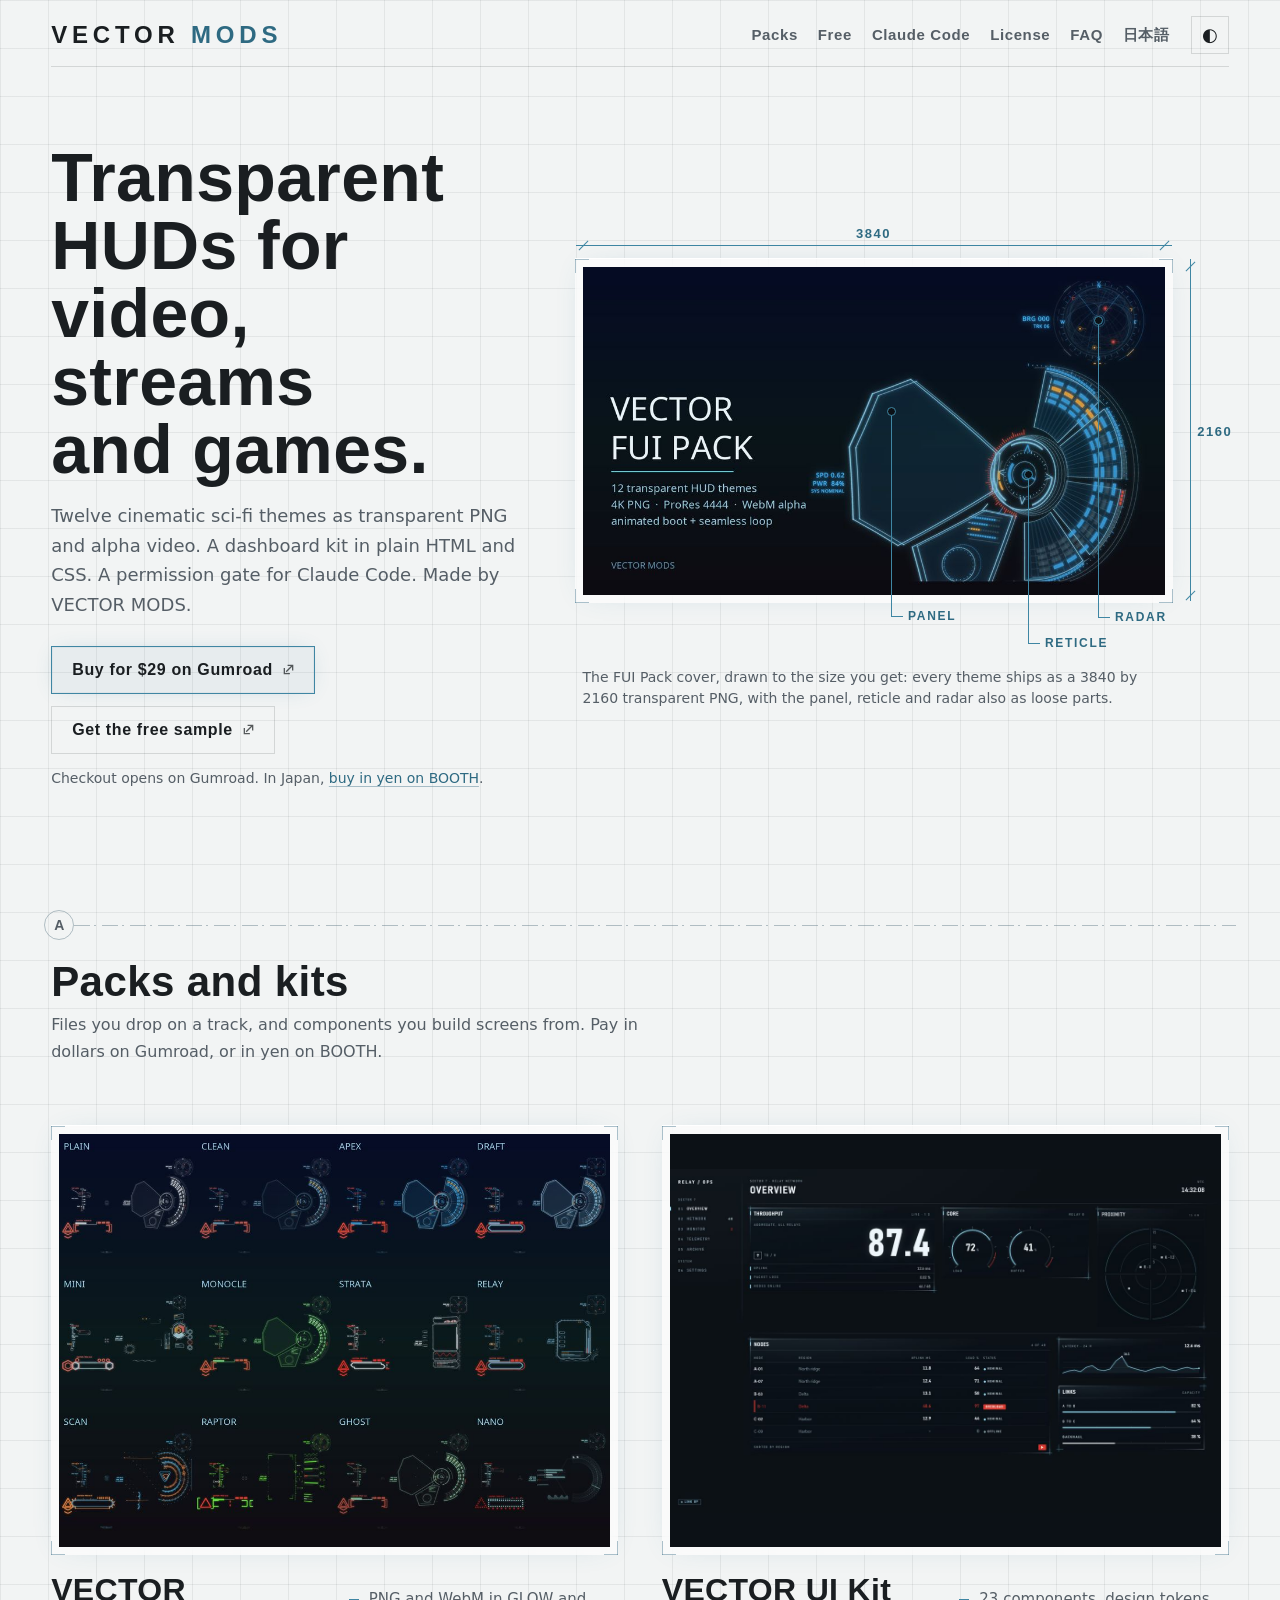
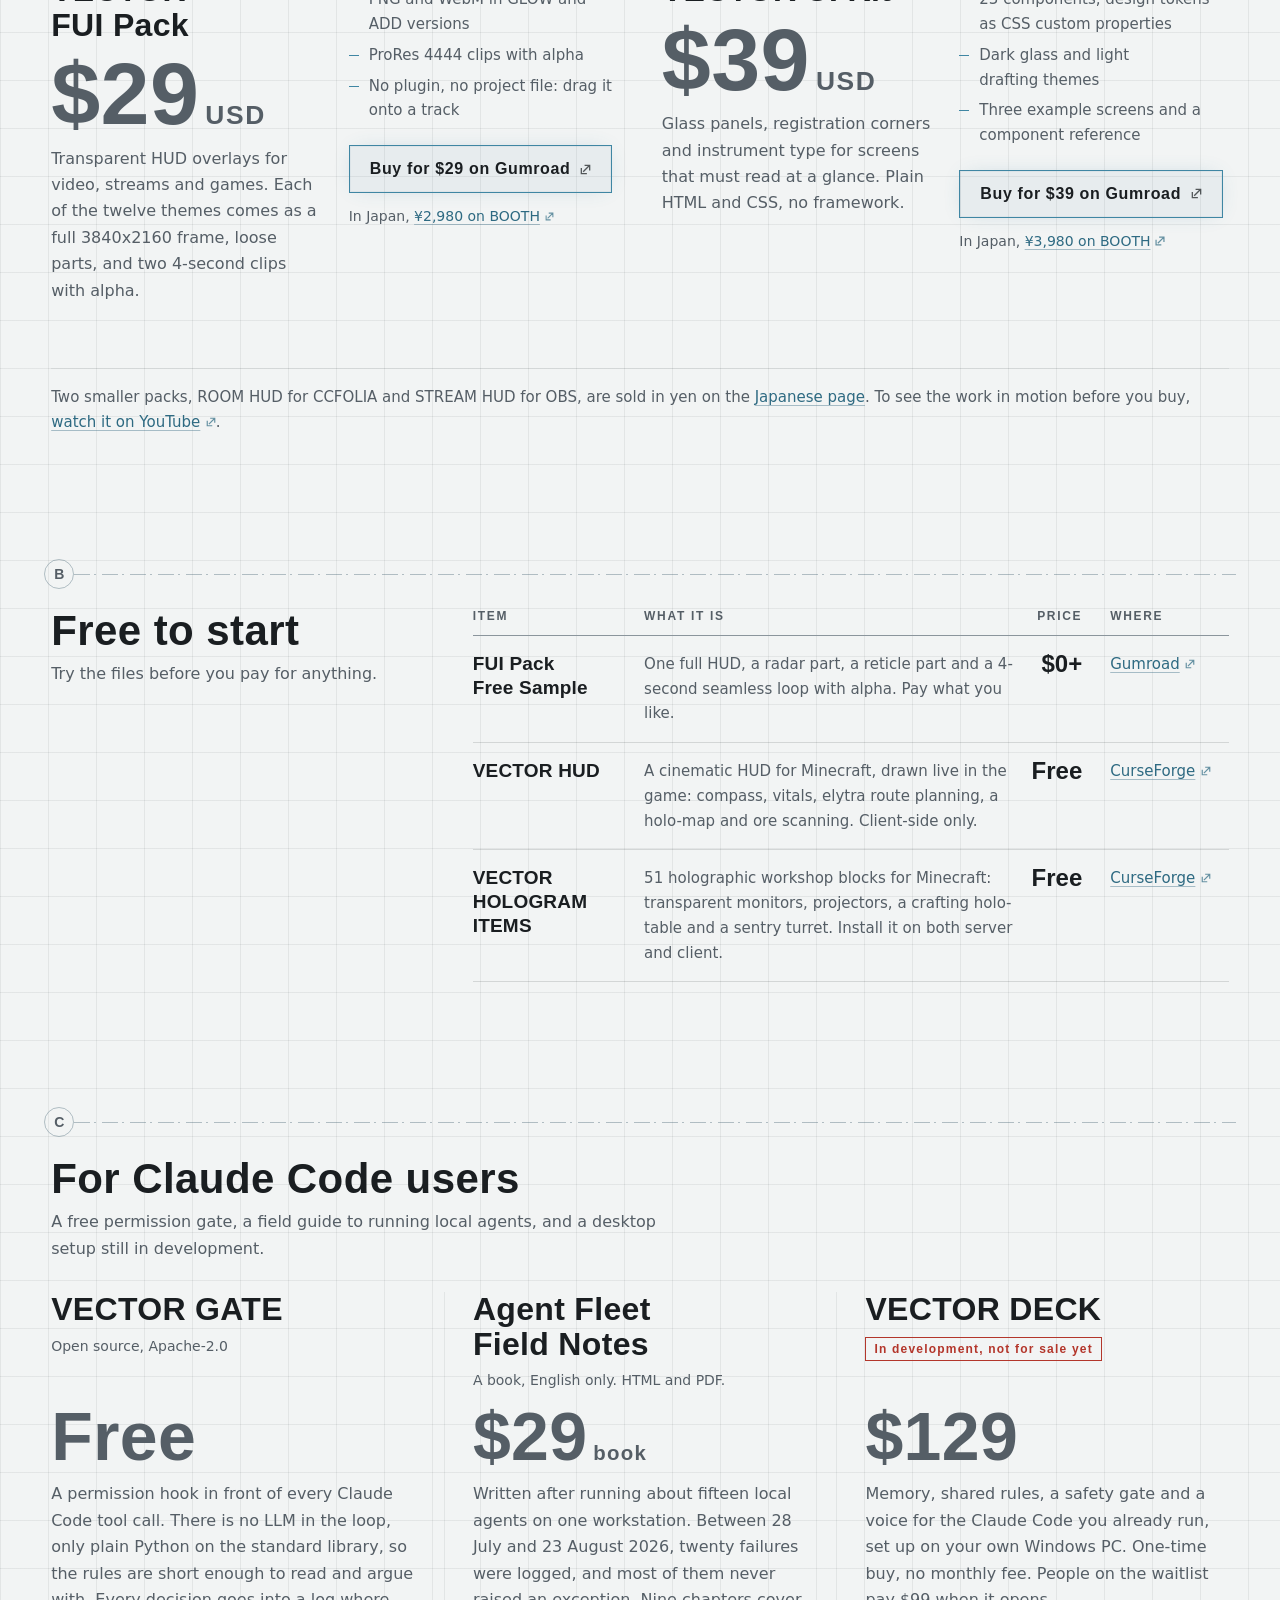
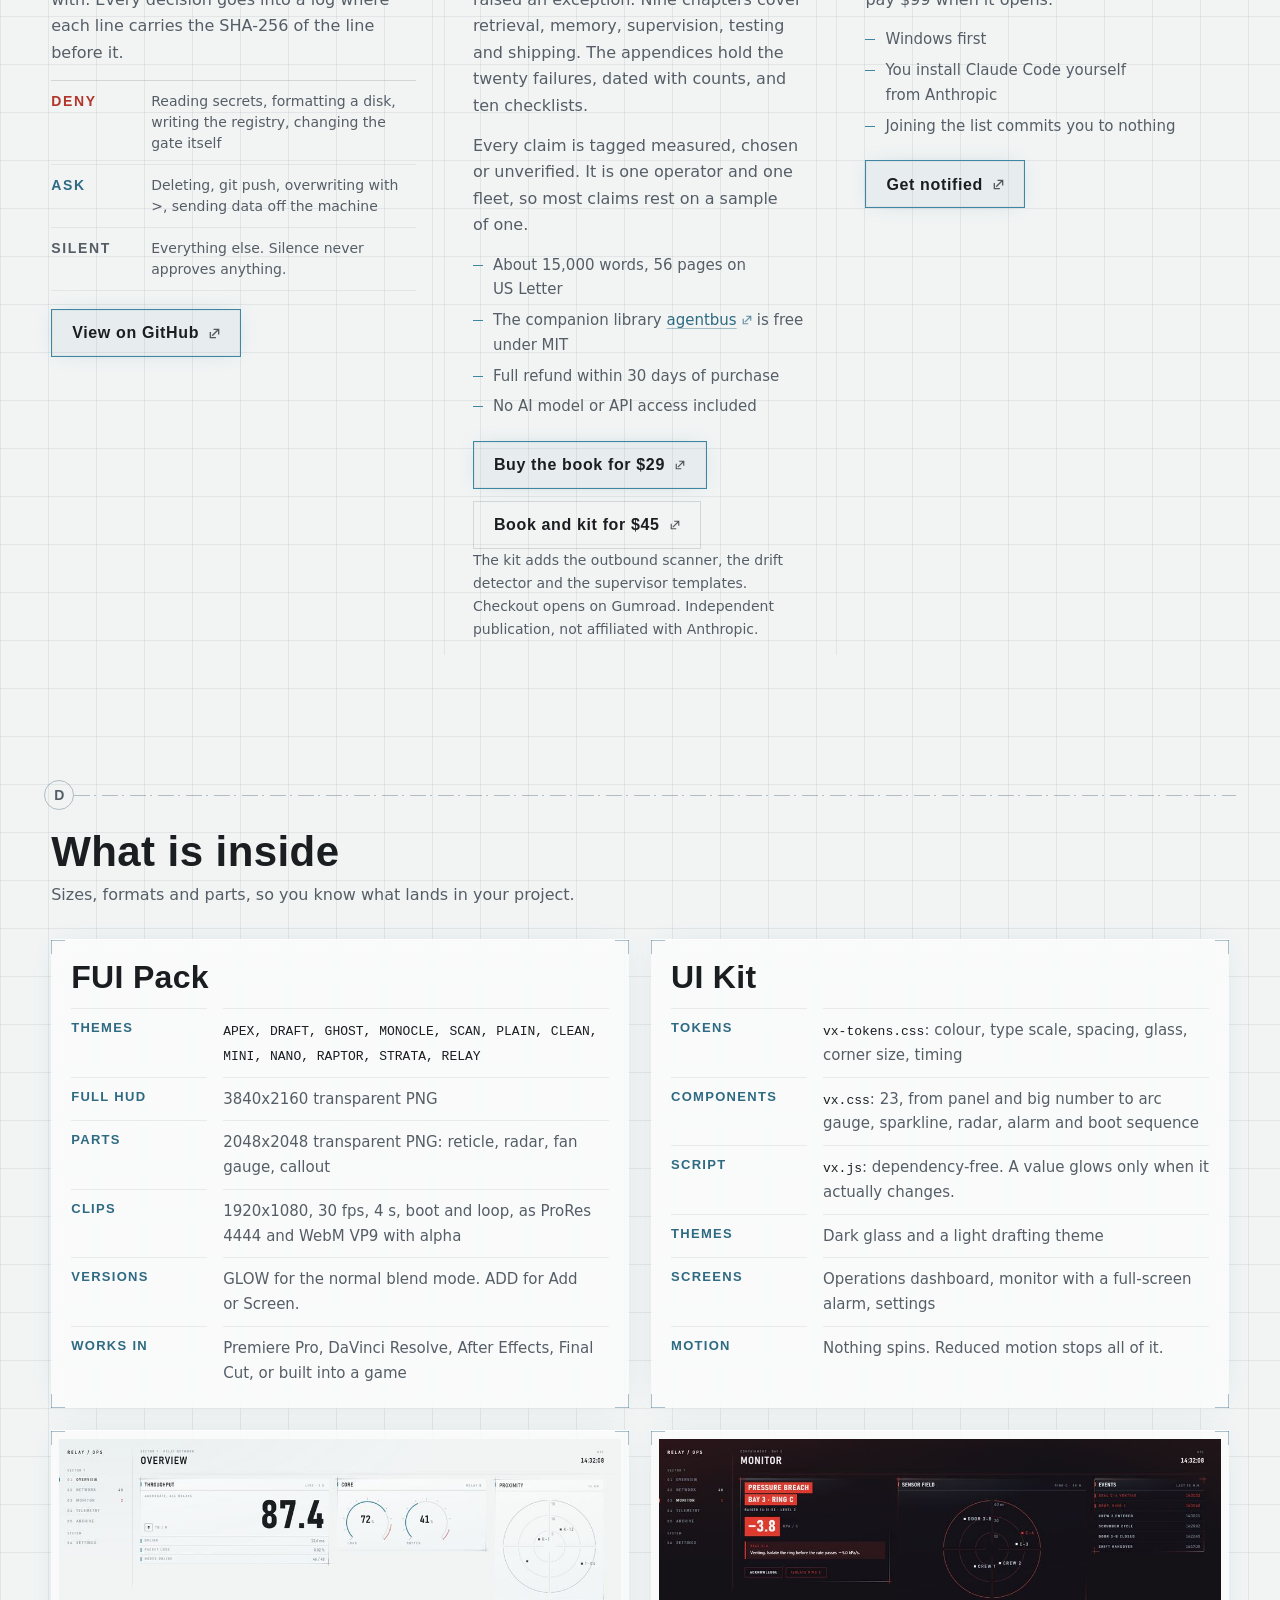
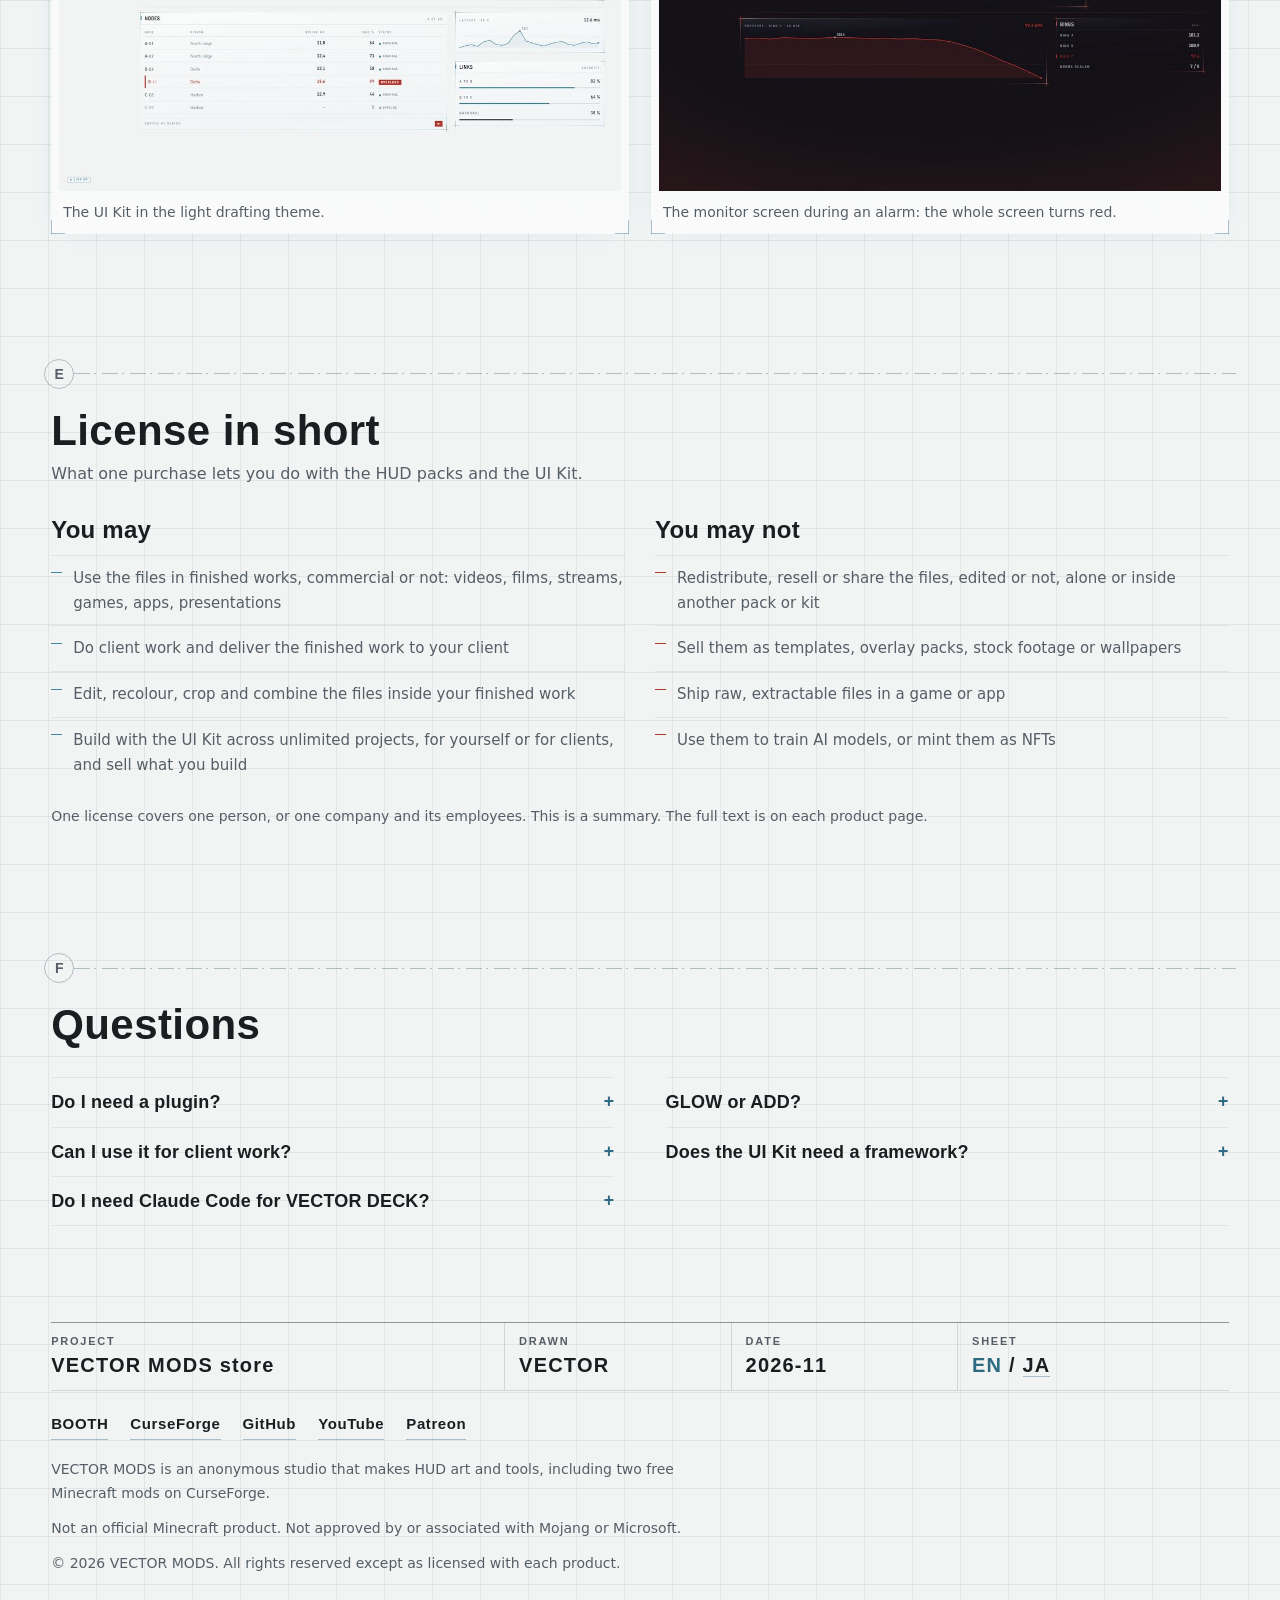
<file: index.html>
<!doctype html>
<html lang="en">
<head>
<meta charset="utf-8">
<meta name="viewport" content="width=device-width, initial-scale=1">
<title>Transparent Sci-Fi HUD Overlays, UI Kit and Claude Code Tools | VECTOR MODS</title>
<meta name="description" content="Transparent sci-fi HUD overlays as 4K PNG and alpha video, a plain HTML/CSS dashboard kit, and tools for Claude Code. Free sample and free Minecraft mods.">
<link rel="canonical" href="https://tomnexttech.github.io/vector-store/">
<link rel="alternate" hreflang="en" href="https://tomnexttech.github.io/vector-store/">
<link rel="alternate" hreflang="ja" href="https://tomnexttech.github.io/vector-store/ja/">
<link rel="alternate" hreflang="x-default" href="https://tomnexttech.github.io/vector-store/">
<meta name="robots" content="index,follow,max-image-preview:large">
<meta name="color-scheme" content="light dark">
<meta name="theme-color" content="#f2f4f4" media="(prefers-color-scheme: light)">
<meta name="theme-color" content="#0c1116" media="(prefers-color-scheme: dark)">
<link rel="icon" href="favicon.svg" type="image/svg+xml">
<link rel="icon" href="favicon.ico" sizes="48x48">
<link rel="icon" href="assets/favicon-32.png" type="image/png" sizes="32x32">
<link rel="apple-touch-icon" href="assets/apple-touch-icon.png">
<meta property="og:type" content="website">
<meta property="og:site_name" content="VECTOR MODS">
<meta property="og:title" content="Transparent Sci-Fi HUD Overlays, UI Kit and Claude Code Tools | VECTOR MODS">
<meta property="og:description" content="Transparent sci-fi HUD overlays as 4K PNG and alpha video, a plain HTML/CSS dashboard kit, and tools for Claude Code. Free sample and free Minecraft mods.">
<meta property="og:url" content="https://tomnexttech.github.io/vector-store/">
<meta property="og:image" content="https://tomnexttech.github.io/vector-store/assets/og.jpg">
<meta property="og:image:width" content="1200">
<meta property="og:image:height" content="630">
<meta property="og:image:alt" content="VECTOR FUI Pack cover: a transparent sci-fi HUD in cyan and orange on a dark ground">
<meta property="og:locale" content="en_US">
<meta property="og:locale:alternate" content="ja_JP">
<meta name="twitter:card" content="summary_large_image">
<meta name="twitter:title" content="Transparent Sci-Fi HUD Overlays, UI Kit and Claude Code Tools | VECTOR MODS">
<meta name="twitter:description" content="Transparent sci-fi HUD overlays as 4K PNG and alpha video, a plain HTML/CSS dashboard kit, and tools for Claude Code. Free sample and free Minecraft mods.">
<meta name="twitter:image" content="https://tomnexttech.github.io/vector-store/assets/og.jpg">
<meta name="twitter:image:alt" content="VECTOR FUI Pack cover: a transparent sci-fi HUD in cyan and orange on a dark ground">
<script>try{var t=localStorage.getItem('vx-theme');if(t==='light'||t==='dark')document.documentElement.dataset.theme=t}catch(e){}</script>
<link rel="stylesheet" href="assets/site.css">
<script type="application/ld+json">
{
  "@context": "https://schema.org",
  "@graph": [
    {
      "@type": "Organization",
      "@id": "https://tomnexttech.github.io/vector-store/#org",
      "name": "VECTOR MODS",
      "url": "https://tomnexttech.github.io/vector-store/",
      "logo": "https://tomnexttech.github.io/vector-store/assets/apple-touch-icon.png",
      "sameAs": ["https://vectormods.booth.pm/", "https://www.patreon.com/VECTORMODS"]
    },
    {
      "@type": "WebSite",
      "@id": "https://tomnexttech.github.io/vector-store/#site",
      "url": "https://tomnexttech.github.io/vector-store/",
      "name": "VECTOR MODS",
      "inLanguage": ["en", "ja"],
      "publisher": {"@id": "https://tomnexttech.github.io/vector-store/#org"}
    },
    {
      "@type": "Product",
      "@id": "https://tomnexttech.github.io/vector-store/#fui-pack",
      "name": "VECTOR FUI Pack",
      "description": "Transparent HUD overlays for video, streams and games. 12 cinematic sci-fi themes, each with a full 3840x2160 transparent PNG, loose parts, and two 4-second animated clips with alpha (boot and loop).",
      "image": "https://tomnexttech.github.io/vector-store/assets/fui-cover.jpg",
      "brand": {"@type": "Brand", "name": "VECTOR MODS"},
      "offers": [
        {"@type": "Offer", "url": "https://tomnexttech.gumroad.com/l/vector-fui-pack", "price": "29.00", "priceCurrency": "USD", "availability": "https://schema.org/InStock", "seller": {"@id": "https://tomnexttech.github.io/vector-store/#org"}},
        {"@type": "Offer", "url": "https://vectormods.booth.pm/items/9040927", "price": "2980", "priceCurrency": "JPY", "availability": "https://schema.org/InStock", "seller": {"@id": "https://tomnexttech.github.io/vector-store/#org"}}
      ]
    },
    {
      "@type": "Product",
      "@id": "https://tomnexttech.github.io/vector-store/#ui-kit",
      "name": "VECTOR UI Kit",
      "description": "Sci-fi HUD dashboard components in plain HTML/CSS with no framework: 23 components, dark glass and light drafting themes, three example screens.",
      "image": "https://tomnexttech.github.io/vector-store/assets/uikit-dashboard.jpg",
      "brand": {"@type": "Brand", "name": "VECTOR MODS"},
      "offers": [
        {"@type": "Offer", "url": "https://tomnexttech.gumroad.com/l/vector-ui-kit", "price": "39.00", "priceCurrency": "USD", "availability": "https://schema.org/InStock", "seller": {"@id": "https://tomnexttech.github.io/vector-store/#org"}},
        {"@type": "Offer", "url": "https://vectormods.booth.pm/items/9081901", "price": "3980", "priceCurrency": "JPY", "availability": "https://schema.org/InStock", "seller": {"@id": "https://tomnexttech.github.io/vector-store/#org"}}
      ]
    },
    {
      "@type": "Product",
      "@id": "https://tomnexttech.github.io/vector-store/#free-sample",
      "name": "VECTOR FUI Pack Free Sample",
      "description": "Four transparent HUD files from the VECTOR FUI Pack that you can drop on a timeline today. Pay what you like, from $0.",
      "image": "https://tomnexttech.github.io/vector-store/assets/fui-sample.jpg",
      "brand": {"@type": "Brand", "name": "VECTOR MODS"},
      "offers": {"@type": "Offer", "url": "https://tomnexttech.gumroad.com/l/vector-fui-free-sample", "price": "0.00", "priceCurrency": "USD", "availability": "https://schema.org/InStock", "seller": {"@id": "https://tomnexttech.github.io/vector-store/#org"}}
    },
    {
      "@type": "Product",
      "@id": "https://tomnexttech.github.io/vector-store/#field-notes",
      "name": "Agent Fleet Field Notes",
      "description": "A book on running a fleet of local AI agents on one workstation: nine chapters, twenty logged failures with dates and counts, and ten checklists. About 15,000 words, 56 pages, as HTML and PDF. English only.",
      "brand": {"@type": "Brand", "name": "VECTOR MODS"},
      "offers": {"@type": "Offer", "url": "https://tomnexttech.gumroad.com/l/agent-fleet-field-notes", "price": "29.00", "priceCurrency": "USD", "availability": "https://schema.org/InStock", "seller": {"@id": "https://tomnexttech.github.io/vector-store/#org"}}
    },
    {
      "@type": "Product",
      "@id": "https://tomnexttech.github.io/vector-store/#field-notes-kit",
      "name": "Agent Fleet Field Notes + Kit",
      "description": "The Agent Fleet Field Notes book, plus the outbound scanner, the drift detector and the supervisor templates.",
      "brand": {"@type": "Brand", "name": "VECTOR MODS"},
      "offers": {"@type": "Offer", "url": "https://tomnexttech.gumroad.com/l/agent-fleet-field-notes-kit", "price": "45.00", "priceCurrency": "USD", "availability": "https://schema.org/InStock", "seller": {"@id": "https://tomnexttech.github.io/vector-store/#org"}}
    },
    {
      "@type": "SoftwareSourceCode",
      "@id": "https://tomnexttech.github.io/vector-store/#gate",
      "name": "VECTOR GATE",
      "description": "A PreToolUse permission hook for Claude Code. Denies secrets, asks before deletes, git push and overwrites, and writes every decision to a SHA-256 hash-chained log.",
      "codeRepository": "https://github.com/tomnexttech/vector-gate",
      "programmingLanguage": "Python",
      "license": "https://www.apache.org/licenses/LICENSE-2.0",
      "author": {"@id": "https://tomnexttech.github.io/vector-store/#org"}
    }
  ]
}
</script>
</head>
<body>
<a class="skip" href="#main">Skip to content</a>

<header class="top">
  <div class="wrap">
    <div class="bar">
      <a class="mark" href="./" aria-label="VECTOR MODS, home">VECTOR <span>MODS</span></a>
      <nav class="nav" aria-label="Sections">
        <a href="#packs">Packs</a>
        <a href="#free">Free</a>
        <a href="#claude-code">Claude Code</a>
        <a href="#license">License</a>
        <a href="#faq">FAQ</a>
        <a href="ja/" lang="ja" hreflang="ja">日本語</a>
        <button class="tt" type="button" aria-label="Dark theme" aria-pressed="false">&#9680;</button>
      </nav>
    </div>
  </div>
</header>

<main id="main">

  <section class="hero" aria-labelledby="hero-title">
    <div class="wrap hero-grid">
      <div>
        <h1 class="h1" id="hero-title">Transparent HUDs for video, streams and games.</h1>
        <p class="lede">Twelve cinematic sci-fi themes as transparent PNG and alpha video. A dashboard kit in plain HTML and CSS. A permission gate for Claude Code. Made by VECTOR MODS.</p>
        <div class="cta">
          <a class="btn pri ext" href="https://tomnexttech.gumroad.com/l/vector-fui-pack" rel="noopener">Buy for $29 on Gumroad</a>
          <a class="btn ext" href="https://tomnexttech.gumroad.com/l/vector-fui-free-sample" rel="noopener">Get the free sample</a>
        </div>
        <p class="note">Checkout opens on Gumroad. In Japan, <a class="lnk" href="ja/" hreflang="ja">buy in yen on BOOTH</a>.</p>
      </div>

      <figure class="dwg">
        <div class="dwg-row">
          <div class="dim-x" aria-hidden="true"><i class="tk a"></i><i class="tk b"></i><span class="dim-v">3840</span></div>
          <div class="frame reg">
            <div class="shot">
              <img src="assets/fui-cover.jpg" width="1000" height="562" alt="VECTOR FUI Pack cover: a transparent sci-fi HUD with a fan gauge and radar in cyan and orange on a dark ground" fetchpriority="high" decoding="async">
              <i class="ld" style="--x:53%;--y:44%;--d:22px" aria-hidden="true"><span>PANEL</span></i>
              <i class="ld" style="--x:76.5%;--y:63%;--d:48px" aria-hidden="true"><span>RETICLE</span></i>
              <i class="ld" style="--x:88.5%;--y:16%;--d:22px" aria-hidden="true"><span>RADAR</span></i>
            </div>
          </div>
          <div class="dim-y" aria-hidden="true"><i class="tk a"></i><i class="tk b"></i><span class="dim-v">2160</span></div>
        </div>
        <figcaption>The FUI Pack cover, drawn to the size you get: every theme ships as a 3840 by 2160 transparent PNG, with the panel, reticle and radar also as loose parts.</figcaption>
      </figure>
    </div>
  </section>

  <section class="sec" id="packs" aria-labelledby="packs-title">
    <div class="wrap packs">
      <div class="ax" aria-hidden="true"><b>A</b></div>
      <div class="sh">
        <h2 class="h2" id="packs-title">Packs and kits</h2>
        <p>Files you drop on a track, and components you build screens from. Pay in dollars on Gumroad, or in yen on BOOTH.</p>
      </div>

      <article class="prod" id="fui">
        <a class="media reg" href="https://tomnexttech.gumroad.com/l/vector-fui-pack" rel="noopener" aria-label="VECTOR FUI Pack on Gumroad">
          <img src="assets/fui-themes.jpg" width="1000" height="750" alt="The 12 FUI Pack themes side by side: Plain, Clean, Apex, Draft, Mini, Monocle, Strata, Relay, Scan, Raptor, Ghost, Nano" loading="lazy" decoding="async">
        </a>
        <div class="info">
          <div class="say">
          <h3 class="h3">VECTOR FUI Pack</h3>
          <p class="price">$29<small>USD</small></p>
          <p>Transparent HUD overlays for video, streams and games. Each of the twelve themes comes as a full 3840x2160 frame, loose parts, and two 4-second clips with alpha.</p>
          </div>
          <div class="buy">
          <ul class="facts">
            <li>PNG and WebM in GLOW and ADD versions</li>
            <li>ProRes 4444 clips with alpha</li>
            <li>No plugin, no project file: drag it onto a track</li>
          </ul>
          <div class="cta"><a class="btn pri ext" href="https://tomnexttech.gumroad.com/l/vector-fui-pack" rel="noopener">Buy for $29 on Gumroad</a></div>
          <p class="alt">In Japan, <a class="lnk ext" href="https://vectormods.booth.pm/items/9040927" rel="noopener">¥2,980 on BOOTH</a></p>
          </div>
        </div>
      </article>

      <article class="prod flip" id="ui-kit">
        <a class="media reg" href="https://tomnexttech.gumroad.com/l/vector-ui-kit" rel="noopener" aria-label="VECTOR UI Kit on Gumroad">
          <img src="assets/uikit-dashboard.jpg" width="1200" height="750" alt="VECTOR UI Kit operations dashboard on dark glass: one large number, two arc gauges, a radar and a table" loading="lazy" decoding="async">
        </a>
        <div class="info">
          <div class="say">
          <h3 class="h3">VECTOR UI Kit</h3>
          <p class="price">$39<small>USD</small></p>
          <p>Glass panels, registration corners and instrument type for screens that must read at a glance. Plain HTML and CSS, no framework.</p>
          </div>
          <div class="buy">
          <ul class="facts">
            <li>23 components, design tokens as CSS custom properties</li>
            <li>Dark glass and light drafting themes</li>
            <li>Three example screens and a component reference</li>
          </ul>
          <div class="cta"><a class="btn pri ext" href="https://tomnexttech.gumroad.com/l/vector-ui-kit" rel="noopener">Buy for $39 on Gumroad</a></div>
          <p class="alt">In Japan, <a class="lnk ext" href="https://vectormods.booth.pm/items/9081901" rel="noopener">¥3,980 on BOOTH</a></p>
          </div>
        </div>
      </article>

      <p class="pointer">Two smaller packs, ROOM HUD for CCFOLIA and STREAM HUD for OBS, are sold in yen on the <a class="lnk" href="ja/" hreflang="ja">Japanese page</a>. To see the work in motion before you buy, <a class="lnk ext" href="https://youtu.be/TIPVX3ZOXBI" rel="noopener">watch it on YouTube</a>.</p>
    </div>
  </section>

  <section class="sec" id="free" aria-labelledby="free-title">
    <div class="wrap side">
      <div class="ax" aria-hidden="true"><b>B</b></div>
      <div class="sh">
        <h2 class="h2" id="free-title">Free to start</h2>
        <p>Try the files before you pay for anything.</p>
      </div>
      <table class="sched">
        <thead>
          <tr><th scope="col">Item</th><th scope="col">What it is</th><th scope="col" class="cost">Price</th><th scope="col">Where</th></tr>
        </thead>
        <tbody>
          <tr>
            <td class="item">FUI Pack Free Sample</td>
            <td class="use">One full HUD, a radar part, a reticle part and a 4-second seamless loop with alpha. Pay what you like.</td>
            <td class="cost">$0+</td>
            <td class="where"><a class="lnk ext" href="https://tomnexttech.gumroad.com/l/vector-fui-free-sample" rel="noopener">Gumroad</a></td>
          </tr>
          <tr>
            <td class="item">VECTOR HUD</td>
            <td class="use">A cinematic HUD for Minecraft, drawn live in the game: compass, vitals, elytra route planning, a holo-map and ore scanning. Client-side only.</td>
            <td class="cost">Free</td>
            <td class="where"><a class="lnk ext" href="https://www.curseforge.com/minecraft/mc-mods/vector-hud" rel="noopener">CurseForge</a></td>
          </tr>
          <tr>
            <td class="item">VECTOR HOLOGRAM ITEMS</td>
            <td class="use">51 holographic workshop blocks for Minecraft: transparent monitors, projectors, a crafting holo-table and a sentry turret. Install it on both server and client.</td>
            <td class="cost">Free</td>
            <td class="where"><a class="lnk ext" href="https://www.curseforge.com/minecraft/mc-mods/vector-items" rel="noopener">CurseForge</a></td>
          </tr>
        </tbody>
      </table>
    </div>
  </section>

  <section class="sec" id="claude-code" aria-labelledby="cc-title">
    <div class="wrap cc">
      <div class="ax" aria-hidden="true"><b>C</b></div>
      <div class="sh">
        <h2 class="h2" id="cc-title">For Claude Code users</h2>
        <p>A free permission gate, a field guide to running local agents, and a desktop setup still in development.</p>
      </div>

      <article class="entry" id="gate">
        <div>
          <h3 class="h3">VECTOR GATE</h3>
          <p class="status">Open source, Apache-2.0</p>
        </div>
        <div class="body">
          <p class="price">Free</p>
          <p>A permission hook in front of every Claude Code tool call. There is no LLM in the loop, only plain Python on the standard library, so the rules are short enough to read and argue with. Every decision goes into a log where each line carries the SHA-256 of the line before it.</p>
          <div class="three">
            <div class="d"><b>Deny</b><span>Reading secrets, formatting a disk, writing the registry, changing the gate itself</span></div>
            <div class="a"><b>Ask</b><span>Deleting, git push, overwriting with &gt;, sending data off the machine</span></div>
            <div class="s"><b>Silent</b><span>Everything else. Silence never approves anything.</span></div>
          </div>
          <div class="cta"><a class="btn pri ext" href="https://github.com/tomnexttech/vector-gate" rel="noopener">View on GitHub</a></div>
        </div>
      </article>

      <article class="entry" id="field-notes">
        <div>
          <h3 class="h3">Agent Fleet Field Notes</h3>
          <p class="status">A book, English only. HTML and PDF.</p>
        </div>
        <div class="body">
          <p class="price">$29<small>book</small></p>
          <p>Written after running about fifteen local agents on one workstation. Between 28 July and 23 August 2026, twenty failures were logged, and most of them never raised an exception. Nine chapters cover retrieval, memory, supervision, testing and shipping. The appendices hold the twenty failures, dated with counts, and ten checklists.</p>
          <p>Every claim is tagged measured, chosen or unverified. It is one operator and one fleet, so most claims rest on a sample of one.</p>
          <ul class="facts">
            <li>About 15,000 words, 56 pages on US Letter</li>
            <li>The companion library <a class="lnk ext" href="https://github.com/tomnexttech/agentbus" rel="noopener">agentbus</a> is free under MIT</li>
            <li>Full refund within 30 days of purchase</li>
            <li>No AI model or API access included</li>
          </ul>
          <div class="cta">
            <a class="btn pri ext" href="https://tomnexttech.gumroad.com/l/agent-fleet-field-notes" rel="noopener">Buy the book for $29</a>
            <a class="btn ext" href="https://tomnexttech.gumroad.com/l/agent-fleet-field-notes-kit" rel="noopener">Book and kit for $45</a>
          </div>
          <p class="alt">The kit adds the outbound scanner, the drift detector and the supervisor templates. Checkout opens on Gumroad. Independent publication, not affiliated with Anthropic.</p>
        </div>
      </article>

      <article class="entry" id="deck">
        <div>
          <h3 class="h3">VECTOR DECK</h3>
          <span class="tag">In development, not for sale yet</span>
        </div>
        <div class="body">
          <p class="price">$129</p>
          <p>Memory, shared rules, a safety gate and a voice for the Claude Code you already run, set up on your own Windows PC. One-time buy, no monthly fee. People on the waitlist pay $99 when it opens.</p>
          <ul class="facts">
            <li>Windows first</li>
            <li>You install Claude Code yourself from Anthropic</li>
            <li>Joining the list commits you to nothing</li>
          </ul>
          <div class="cta"><a class="btn pri ext" href="https://tomnexttech.gumroad.com/l/qkjyi" rel="noopener">Get notified</a></div>
        </div>
      </article>
    </div>
  </section>

  <section class="sec" id="inside" aria-labelledby="inside-title">
    <div class="wrap">
      <div class="ax" aria-hidden="true"><b>D</b></div>
      <div class="sh">
        <h2 class="h2" id="inside-title">What is inside</h2>
        <p>Sizes, formats and parts, so you know what lands in your project.</p>
      </div>
      <div class="specs">
        <article class="spec reg">
          <h3 class="h3">FUI Pack</h3>
          <dl>
            <dt>Themes</dt><dd><span class="mono">APEX, DRAFT, GHOST, MONOCLE, SCAN, PLAIN, CLEAN, MINI, NANO, RAPTOR, STRATA, RELAY</span></dd>
            <dt>Full HUD</dt><dd>3840x2160 transparent PNG</dd>
            <dt>Parts</dt><dd>2048x2048 transparent PNG: reticle, radar, fan gauge, callout</dd>
            <dt>Clips</dt><dd>1920x1080, 30 fps, 4 s, boot and loop, as ProRes 4444 and WebM VP9 with alpha</dd>
            <dt>Versions</dt><dd>GLOW for the normal blend mode. ADD for Add or Screen.</dd>
            <dt>Works in</dt><dd>Premiere Pro, DaVinci Resolve, After Effects, Final Cut, or built into a game</dd>
          </dl>
        </article>
        <article class="spec reg">
          <h3 class="h3">UI Kit</h3>
          <dl>
            <dt>Tokens</dt><dd><span class="mono">vx-tokens.css</span>: colour, type scale, spacing, glass, corner size, timing</dd>
            <dt>Components</dt><dd><span class="mono">vx.css</span>: 23, from panel and big number to arc gauge, sparkline, radar, alarm and boot sequence</dd>
            <dt>Script</dt><dd><span class="mono">vx.js</span>: dependency-free. A value glows only when it actually changes.</dd>
            <dt>Themes</dt><dd>Dark glass and a light drafting theme</dd>
            <dt>Screens</dt><dd>Operations dashboard, monitor with a full-screen alarm, settings</dd>
            <dt>Motion</dt><dd>Nothing spins. Reduced motion stops all of it.</dd>
          </dl>
        </article>
      </div>
      <div class="gallery">
        <figure class="reg">
          <img src="assets/uikit-light.jpg" width="1000" height="625" alt="VECTOR UI Kit dashboard in the light drafting theme" loading="lazy" decoding="async">
          <figcaption>The UI Kit in the light drafting theme.</figcaption>
        </figure>
        <figure class="reg">
          <img src="assets/uikit-monitor.jpg" width="1000" height="625" alt="VECTOR UI Kit monitor screen where the whole screen has turned red for an alarm" loading="lazy" decoding="async">
          <figcaption>The monitor screen during an alarm: the whole screen turns red.</figcaption>
        </figure>
      </div>
    </div>
  </section>

  <section class="sec" id="license" aria-labelledby="license-title">
    <div class="wrap">
      <div class="ax" aria-hidden="true"><b>E</b></div>
      <div class="sh">
        <h2 class="h2" id="license-title">License in short</h2>
        <p>What one purchase lets you do with the HUD packs and the UI Kit.</p>
      </div>
      <div class="cols">
        <div>
          <h3 class="h3">You may</h3>
          <ul class="rules">
            <li>Use the files in finished works, commercial or not: videos, films, streams, games, apps, presentations</li>
            <li>Do client work and deliver the finished work to your client</li>
            <li>Edit, recolour, crop and combine the files inside your finished work</li>
            <li>Build with the UI Kit across unlimited projects, for yourself or for clients, and sell what you build</li>
          </ul>
        </div>
        <div>
          <h3 class="h3">You may not</h3>
          <ul class="rules">
            <li class="no">Redistribute, resell or share the files, edited or not, alone or inside another pack or kit</li>
            <li class="no">Sell them as templates, overlay packs, stock footage or wallpapers</li>
            <li class="no">Ship raw, extractable files in a game or app</li>
            <li class="no">Use them to train AI models, or mint them as NFTs</li>
          </ul>
        </div>
      </div>
      <p class="fine">One license covers one person, or one company and its employees. This is a summary. The full text is on each product page.</p>
    </div>
  </section>

  <section class="sec" id="faq" aria-labelledby="faq-title">
    <div class="wrap">
      <div class="ax" aria-hidden="true"><b>F</b></div>
      <div class="sh">
        <h2 class="h2" id="faq-title">Questions</h2>
      </div>
      <div class="faq">
        <details>
          <summary>Do I need a plugin?</summary>
          <p>No. Drag a PNG or a clip onto a track above your footage. There is no project file and no plugin, and the FUI Pack is not an After Effects template.</p>
        </details>
        <details>
          <summary>GLOW or ADD?</summary>
          <p>Use GLOW with the normal blend mode. Use ADD with Add or Screen. For an intro, put boot first and loop right after it.</p>
        </details>
        <details>
          <summary>Can I use it for client work?</summary>
          <p>Yes. You may deliver the finished work to your client. If your client needs the source files themselves, the client buys their own license.</p>
        </details>
        <details>
          <summary>Does the UI Kit need a framework?</summary>
          <p>No. It is plain HTML, CSS and a small dependency-free script. No fonts are bundled. It uses Bahnschrift or DIN where available and falls back to system-ui.</p>
        </details>
        <details>
          <summary>Do I need Claude Code for VECTOR DECK?</summary>
          <p>Yes. You install Claude Code yourself, from Anthropic. VECTOR DECK does not sell or bundle it, and it is not for sale yet.</p>
        </details>
      </div>
    </div>
  </section>

</main>

<footer class="tb">
  <div class="wrap">
    <div class="tb-grid">
      <div><span class="tb-k">Project</span><span class="tb-v">VECTOR MODS store</span></div>
      <div><span class="tb-k">Drawn</span><span class="tb-v">VECTOR</span></div>
      <div><span class="tb-k">Date</span><span class="tb-v">2026-11</span></div>
      <div><span class="tb-k">Sheet</span><span class="tb-v"><a href="./" aria-current="page">EN</a> / <a href="ja/" lang="ja" hreflang="ja">JA</a></span></div>
    </div>
    <div class="tb-links">
      <a href="https://vectormods.booth.pm/" rel="noopener">BOOTH</a>
      <a href="https://www.curseforge.com/minecraft/mc-mods/vector-hud" rel="noopener">CurseForge</a>
      <a href="https://github.com/tomnexttech" rel="noopener">GitHub</a>
      <a href="https://youtu.be/TIPVX3ZOXBI" rel="noopener">YouTube</a>
      <a href="https://www.patreon.com/VECTORMODS" rel="noopener">Patreon</a>
    </div>
    <p>VECTOR MODS is an anonymous studio that makes HUD art and tools, including two free Minecraft mods on CurseForge.</p>
    <p>Not an official Minecraft product. Not approved by or associated with Mojang or Microsoft.</p>
    <p>© 2026 VECTOR MODS. All rights reserved except as licensed with each product.</p>
  </div>
</footer>

<script>
(function(){var b=document.querySelector('.tt');if(!b)return;var r=document.documentElement;
function cur(){return r.dataset.theme||(matchMedia('(prefers-color-scheme: dark)').matches?'dark':'light')}
function lab(){b.setAttribute('aria-pressed',cur()==='dark'?'true':'false')}
b.addEventListener('click',function(){var n=cur()==='dark'?'light':'dark';r.dataset.theme=n;try{localStorage.setItem('vx-theme',n)}catch(e){}lab()});lab()})();
</script>
</body>
</html>
</file>
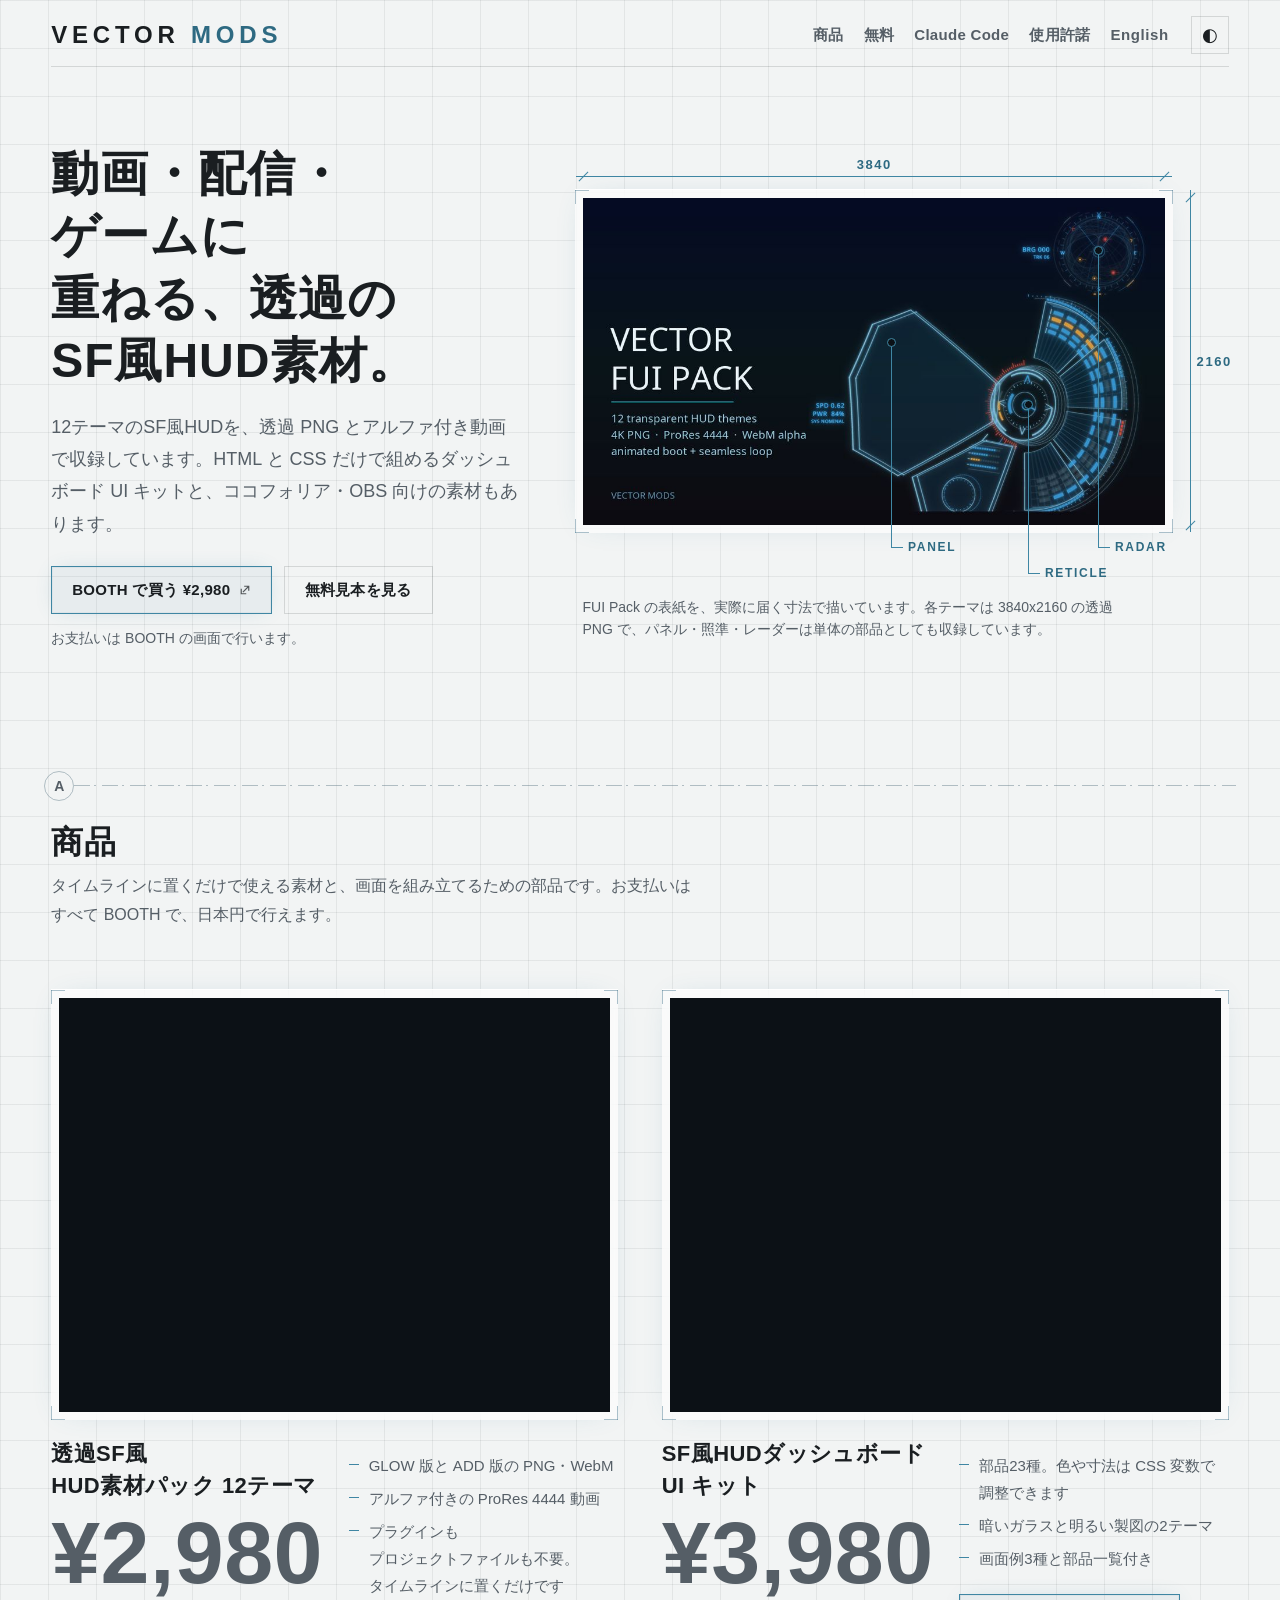
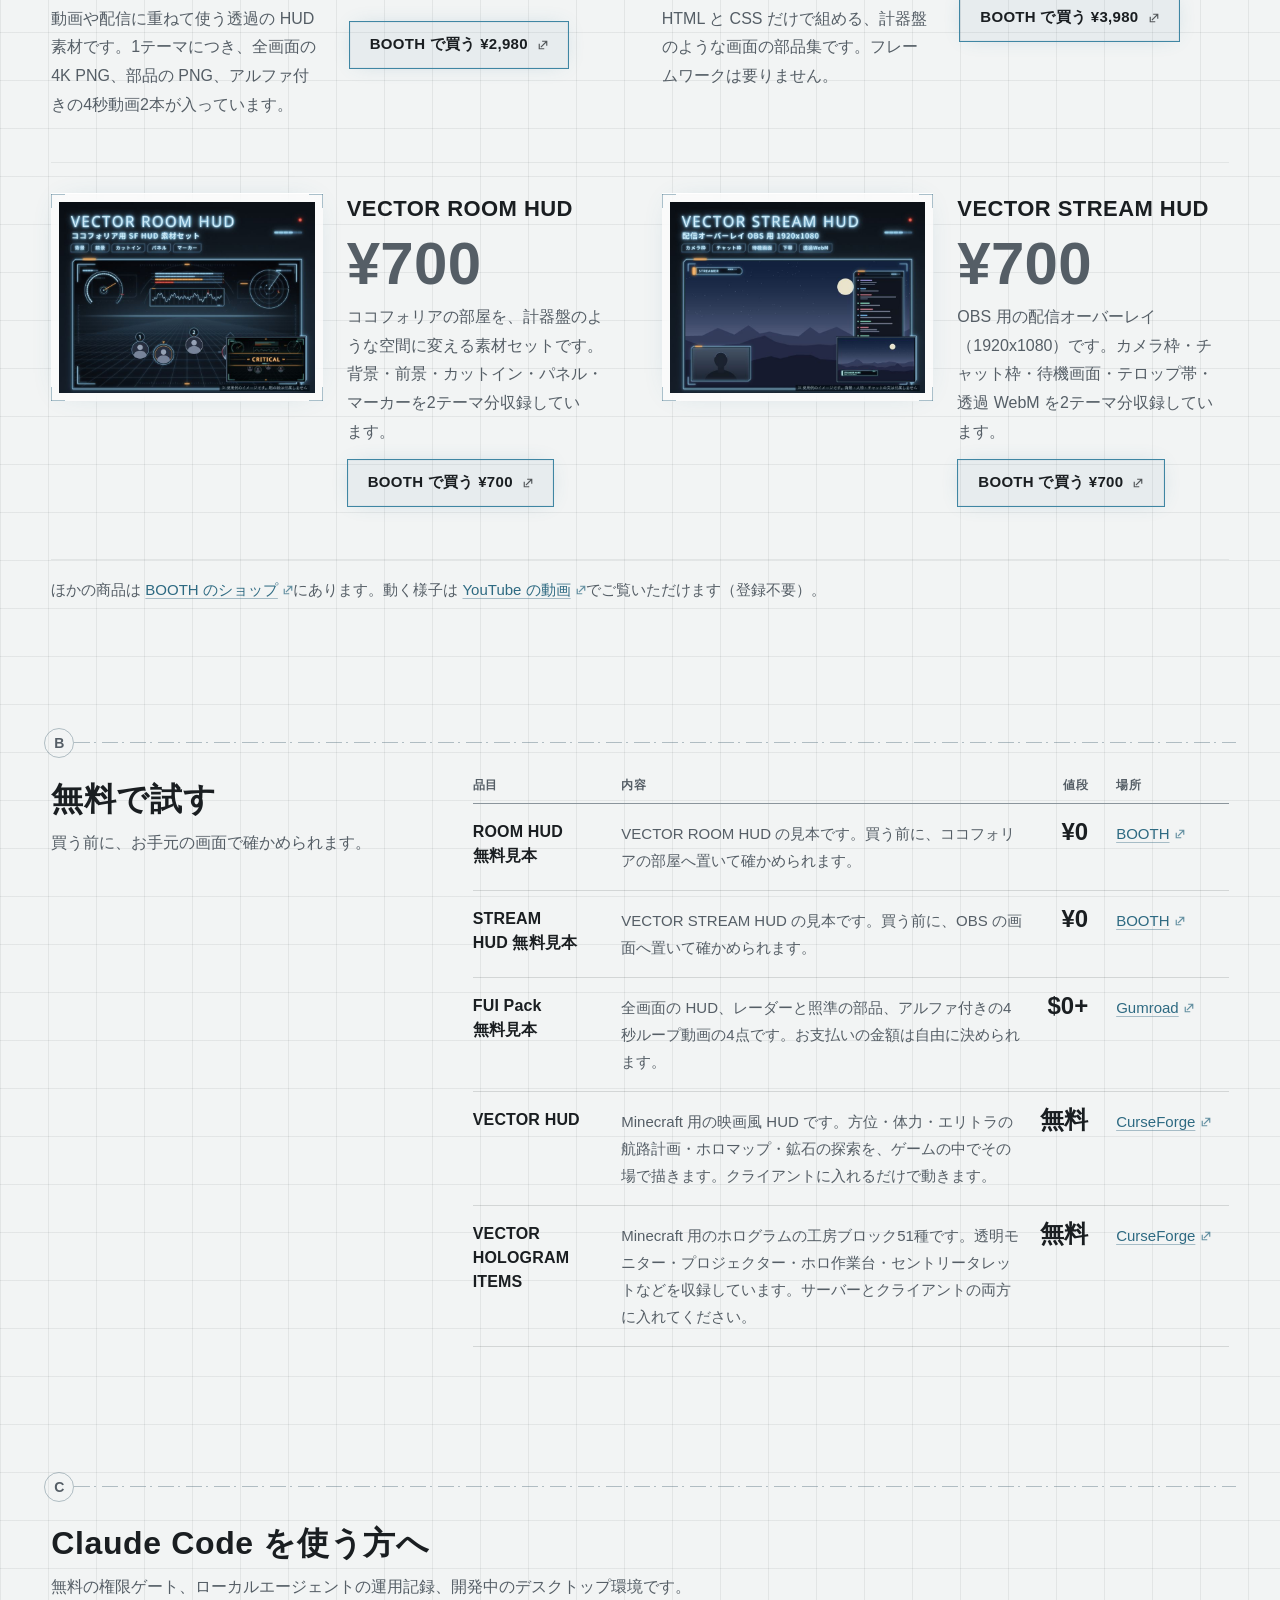
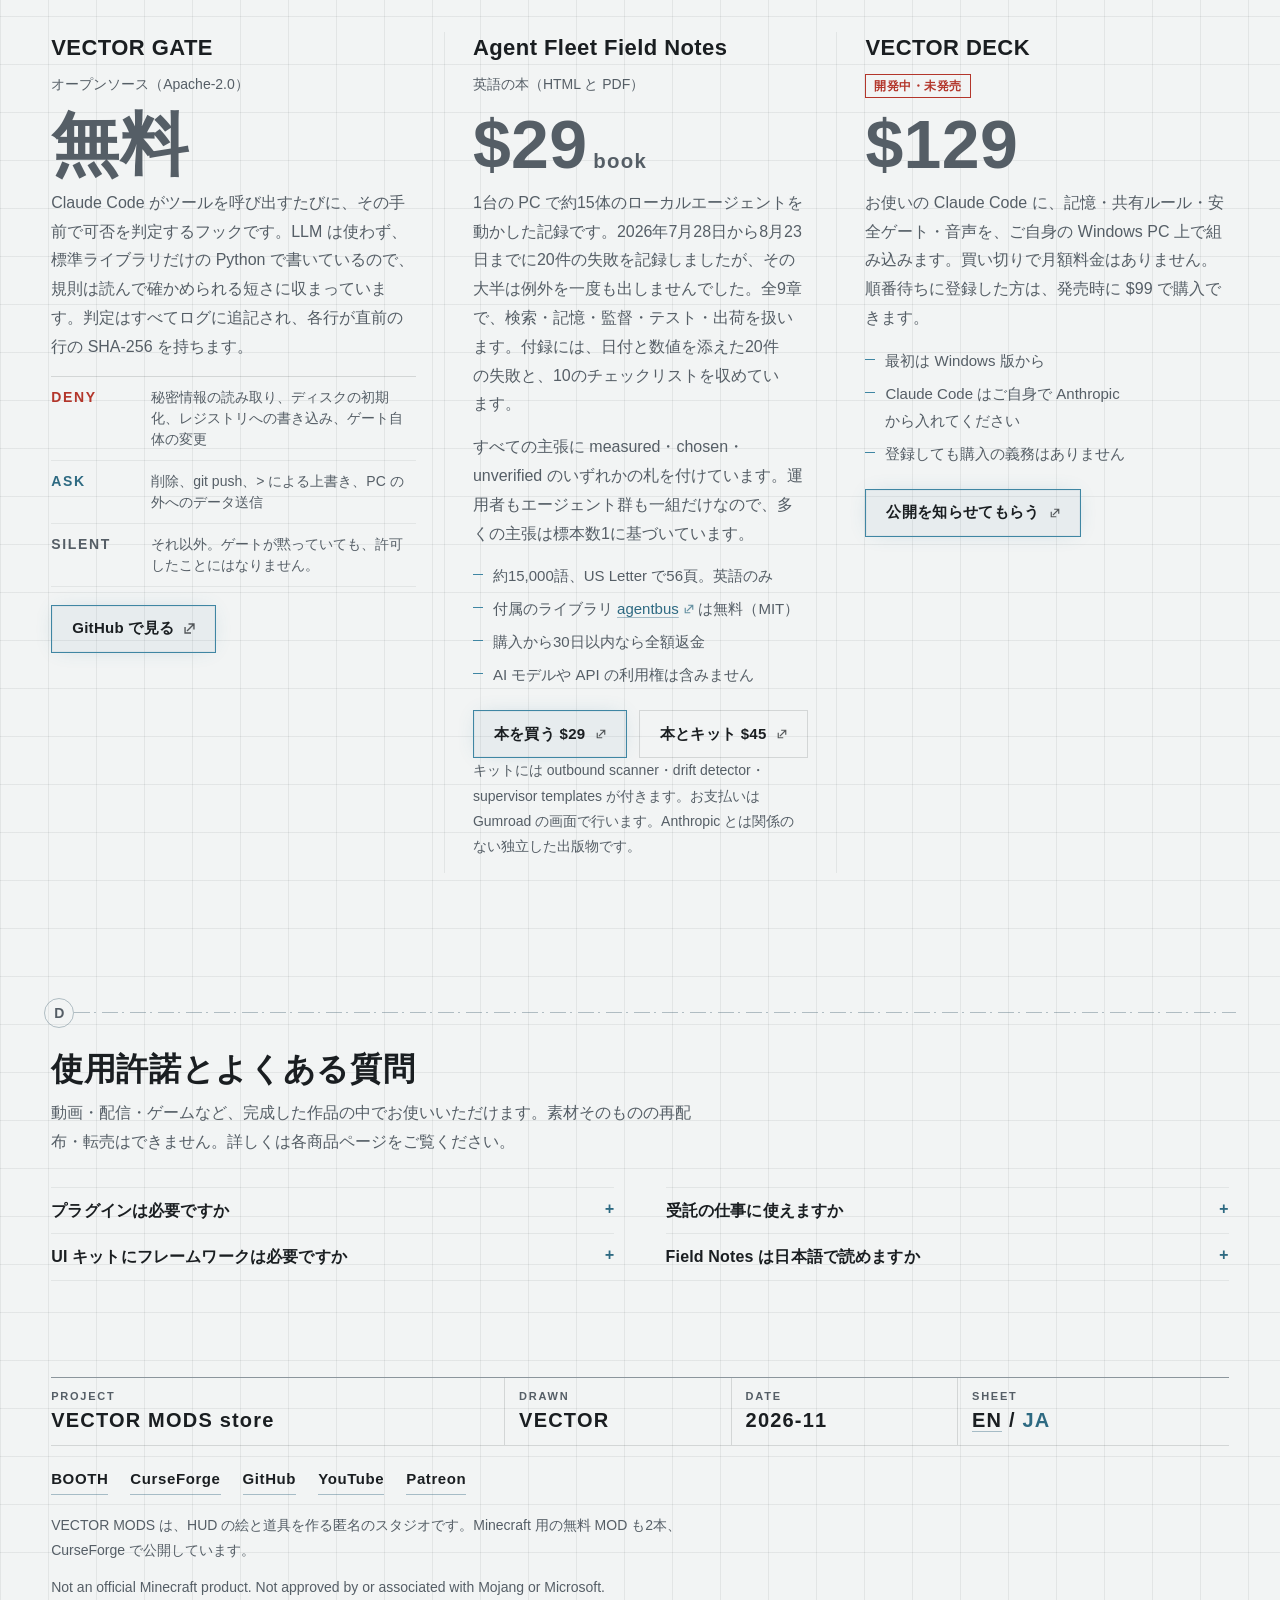
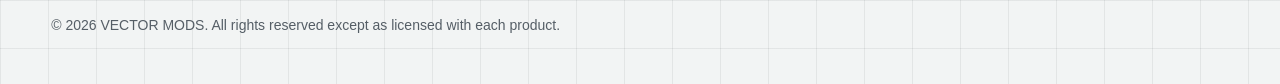
<file: ja/index.html>
<!doctype html>
<html lang="ja">
<head>
<meta charset="utf-8">
<meta name="viewport" content="width=device-width, initial-scale=1">
<title>透過のSF風HUD素材・UIキット・ココフォリアとOBSの素材 | VECTOR MODS</title>
<meta name="description" content="動画・配信・ゲームに重ねる透過のSF風HUD素材（4K PNG とアルファ付き動画）、HTML と CSS だけのダッシュボード UI キット、ココフォリア用と OBS 用の素材。無料見本あり。">
<link rel="canonical" href="https://tomnexttech.github.io/vector-store/ja/">
<link rel="alternate" hreflang="en" href="https://tomnexttech.github.io/vector-store/">
<link rel="alternate" hreflang="ja" href="https://tomnexttech.github.io/vector-store/ja/">
<link rel="alternate" hreflang="x-default" href="https://tomnexttech.github.io/vector-store/">
<meta name="robots" content="index,follow,max-image-preview:large">
<meta name="color-scheme" content="light dark">
<meta name="theme-color" content="#f2f4f4" media="(prefers-color-scheme: light)">
<meta name="theme-color" content="#0c1116" media="(prefers-color-scheme: dark)">
<link rel="icon" href="../favicon.svg" type="image/svg+xml">
<link rel="icon" href="../favicon.ico" sizes="48x48">
<link rel="icon" href="../assets/favicon-32.png" type="image/png" sizes="32x32">
<link rel="apple-touch-icon" href="../assets/apple-touch-icon.png">
<meta property="og:type" content="website">
<meta property="og:site_name" content="VECTOR MODS">
<meta property="og:title" content="透過のSF風HUD素材・UIキット・ココフォリアとOBSの素材 | VECTOR MODS">
<meta property="og:description" content="動画・配信・ゲームに重ねる透過のSF風HUD素材、HTML と CSS だけの UI キット、ココフォリア用と OBS 用の素材。無料見本あり。">
<meta property="og:url" content="https://tomnexttech.github.io/vector-store/ja/">
<meta property="og:image" content="https://tomnexttech.github.io/vector-store/assets/og.jpg">
<meta property="og:image:width" content="1200">
<meta property="og:image:height" content="630">
<meta property="og:image:alt" content="VECTOR FUI Pack の表紙。暗い地に水色と橙の透過のSF風HUD">
<meta property="og:locale" content="ja_JP">
<meta property="og:locale:alternate" content="en_US">
<meta name="twitter:card" content="summary_large_image">
<meta name="twitter:title" content="透過のSF風HUD素材・UIキット・ココフォリアとOBSの素材 | VECTOR MODS">
<meta name="twitter:description" content="動画・配信・ゲームに重ねる透過のSF風HUD素材、HTML と CSS だけの UI キット、ココフォリア用と OBS 用の素材。無料見本あり。">
<meta name="twitter:image" content="https://tomnexttech.github.io/vector-store/assets/og.jpg">
<meta name="twitter:image:alt" content="VECTOR FUI Pack の表紙。暗い地に水色と橙の透過のSF風HUD">
<script>try{var t=localStorage.getItem('vx-theme');if(t==='light'||t==='dark')document.documentElement.dataset.theme=t}catch(e){}</script>
<link rel="stylesheet" href="../assets/site.css">
<script type="application/ld+json">
{
  "@context": "https://schema.org",
  "@graph": [
    {
      "@type": "Organization",
      "@id": "https://tomnexttech.github.io/vector-store/ja/#org",
      "name": "VECTOR MODS",
      "url": "https://tomnexttech.github.io/vector-store/ja/",
      "logo": "https://tomnexttech.github.io/vector-store/assets/apple-touch-icon.png",
      "sameAs": ["https://vectormods.booth.pm/", "https://www.patreon.com/VECTORMODS"]
    },
    {
      "@type": "WebSite",
      "@id": "https://tomnexttech.github.io/vector-store/ja/#site",
      "url": "https://tomnexttech.github.io/vector-store/ja/",
      "name": "VECTOR MODS",
      "inLanguage": "ja",
      "publisher": {"@id": "https://tomnexttech.github.io/vector-store/ja/#org"}
    },
    {
      "@type": "Product",
      "@id": "https://tomnexttech.github.io/vector-store/ja/#fui-pack",
      "name": "透過SF風HUD素材パック 12テーマ（VECTOR FUI Pack）",
      "description": "動画や配信に重ねて使う透過の HUD 素材です。1テーマにつき、全画面の 4K PNG、部品の PNG、アルファ付きの4秒動画2本が入っています。",
      "image": "https://tomnexttech.github.io/vector-store/assets/fui-cover.jpg",
      "brand": {"@type": "Brand", "name": "VECTOR MODS"},
      "offers": {"@type": "Offer", "url": "https://vectormods.booth.pm/items/9040927", "price": "2980", "priceCurrency": "JPY", "availability": "https://schema.org/InStock", "seller": {"@id": "https://tomnexttech.github.io/vector-store/ja/#org"}}
    },
    {
      "@type": "Product",
      "@id": "https://tomnexttech.github.io/vector-store/ja/#ui-kit",
      "name": "SF風HUDダッシュボード UI キット（VECTOR UI Kit）",
      "description": "HTML と CSS だけで組める、計器盤のような画面の部品集です。フレームワーク不要。部品23種、テーマ2種。",
      "image": "https://tomnexttech.github.io/vector-store/assets/ja-uikit.jpg",
      "brand": {"@type": "Brand", "name": "VECTOR MODS"},
      "offers": {"@type": "Offer", "url": "https://vectormods.booth.pm/items/9081901", "price": "3980", "priceCurrency": "JPY", "availability": "https://schema.org/InStock", "seller": {"@id": "https://tomnexttech.github.io/vector-store/ja/#org"}}
    },
    {
      "@type": "Product",
      "@id": "https://tomnexttech.github.io/vector-store/ja/#room",
      "name": "VECTOR ROOM HUD",
      "description": "ココフォリア用の SF HUD 素材セット。背景・前景・カットイン・パネル・マーカー、2テーマ。",
      "image": "https://tomnexttech.github.io/vector-store/assets/room-hud.jpg",
      "brand": {"@type": "Brand", "name": "VECTOR MODS"},
      "offers": {"@type": "Offer", "url": "https://vectormods.booth.pm/items/9082139", "price": "700", "priceCurrency": "JPY", "availability": "https://schema.org/InStock", "seller": {"@id": "https://tomnexttech.github.io/vector-store/ja/#org"}}
    },
    {
      "@type": "Product",
      "@id": "https://tomnexttech.github.io/vector-store/ja/#stream",
      "name": "VECTOR STREAM HUD",
      "description": "OBS 用の配信オーバーレイ 1920x1080。カメラ枠・チャット枠・待機画面・テロップ帯・透過 WebM、2テーマ。",
      "image": "https://tomnexttech.github.io/vector-store/assets/stream-hud.jpg",
      "brand": {"@type": "Brand", "name": "VECTOR MODS"},
      "offers": {"@type": "Offer", "url": "https://vectormods.booth.pm/items/9082154", "price": "700", "priceCurrency": "JPY", "availability": "https://schema.org/InStock", "seller": {"@id": "https://tomnexttech.github.io/vector-store/ja/#org"}}
    },
    {
      "@type": "Product",
      "@id": "https://tomnexttech.github.io/vector-store/ja/#room-sample",
      "name": "VECTOR ROOM HUD 無料見本",
      "description": "VECTOR ROOM HUD の見本です。買う前に、ココフォリアの部屋へ置いて確かめられます。",
      "image": "https://tomnexttech.github.io/vector-store/assets/ja-room.jpg",
      "brand": {"@type": "Brand", "name": "VECTOR MODS"},
      "offers": {"@type": "Offer", "url": "https://vectormods.booth.pm/items/9082160", "price": "0", "priceCurrency": "JPY", "availability": "https://schema.org/InStock", "seller": {"@id": "https://tomnexttech.github.io/vector-store/ja/#org"}}
    },
    {
      "@type": "Product",
      "@id": "https://tomnexttech.github.io/vector-store/ja/#stream-sample",
      "name": "VECTOR STREAM HUD 無料見本",
      "description": "VECTOR STREAM HUD の見本です。買う前に、OBS の画面へ置いて確かめられます。",
      "image": "https://tomnexttech.github.io/vector-store/assets/ja-stream.jpg",
      "brand": {"@type": "Brand", "name": "VECTOR MODS"},
      "offers": {"@type": "Offer", "url": "https://vectormods.booth.pm/items/9082166", "price": "0", "priceCurrency": "JPY", "availability": "https://schema.org/InStock", "seller": {"@id": "https://tomnexttech.github.io/vector-store/ja/#org"}}
    }
  ]
}
</script>
</head>
<body>
<a class="skip" href="#main">本文へ</a>

<header class="top">
  <div class="wrap">
    <div class="bar">
      <a class="mark" href="./" aria-label="VECTOR MODS のトップ">VECTOR <span>MODS</span></a>
      <nav class="nav" aria-label="節">
        <a href="#packs">商品</a>
        <a href="#free">無料</a>
        <a href="#claude-code">Claude Code</a>
        <a href="#license">使用許諾</a>
        <a href="../" lang="en" hreflang="en">English</a>
        <button class="tt" type="button" aria-label="ダークテーマ" aria-pressed="false">&#9680;</button>
      </nav>
    </div>
  </div>
</header>

<main id="main">

  <section class="hero" aria-labelledby="hero-title">
    <div class="wrap hero-grid">
      <div>
        <h1 class="h1" id="hero-title">動画・配信・ゲームに重ねる、透過のSF風HUD素材。</h1>
        <p class="lede">12テーマのSF風HUDを、透過 PNG とアルファ付き動画で収録しています。HTML と CSS だけで組めるダッシュボード UI キットと、ココフォリア・OBS 向けの素材もあります。</p>
        <div class="cta">
          <a class="btn pri ext" href="https://vectormods.booth.pm/items/9040927" rel="noopener">BOOTH で買う ¥2,980</a>
          <a class="btn" href="#free">無料見本を見る</a>
        </div>
        <p class="note">お支払いは BOOTH の画面で行います。</p>
      </div>

      <figure class="dwg">
        <div class="dwg-row">
          <div class="dim-x" aria-hidden="true"><i class="tk a"></i><i class="tk b"></i><span class="dim-v">3840</span></div>
          <div class="frame reg">
            <div class="shot">
              <img src="../assets/fui-cover.jpg" width="1000" height="562" alt="VECTOR FUI Pack の表紙。暗い地に、扇形の計器とレーダーのある水色と橙の透過のSF風HUD" fetchpriority="high" decoding="async">
              <i class="ld" style="--x:53%;--y:44%;--d:22px" aria-hidden="true"><span>PANEL</span></i>
              <i class="ld" style="--x:76.5%;--y:63%;--d:48px" aria-hidden="true"><span>RETICLE</span></i>
              <i class="ld" style="--x:88.5%;--y:16%;--d:22px" aria-hidden="true"><span>RADAR</span></i>
            </div>
          </div>
          <div class="dim-y" aria-hidden="true"><i class="tk a"></i><i class="tk b"></i><span class="dim-v">2160</span></div>
        </div>
        <figcaption>FUI Pack の表紙を、実際に届く寸法で描いています。各テーマは 3840x2160 の透過 PNG で、パネル・照準・レーダーは単体の部品としても収録しています。</figcaption>
      </figure>
    </div>
  </section>

  <section class="sec" id="packs" aria-labelledby="packs-title">
    <div class="wrap packs">
      <div class="ax" aria-hidden="true"><b>A</b></div>
      <div class="sh">
        <h2 class="h2" id="packs-title">商品</h2>
        <p>タイムラインに置くだけで使える素材と、画面を組み立てるための部品です。お支払いはすべて BOOTH で、日本円で行えます。</p>
      </div>

      <article class="prod" id="fui">
        <a class="media reg" href="https://vectormods.booth.pm/items/9040927" rel="noopener" aria-label="透過SF風HUD素材パックを BOOTH で見る">
          <img src="../assets/fui-themes.jpg" width="1000" height="750" alt="FUI Pack の12テーマを並べた一覧" loading="lazy" decoding="async">
        </a>
        <div class="info">
          <div class="say">
            <h3 class="h3">透過SF風HUD素材パック 12テーマ</h3>
            <p class="price">¥2,980</p>
            <p>動画や配信に重ねて使う透過の HUD 素材です。1テーマにつき、全画面の 4K PNG、部品の PNG、アルファ付きの4秒動画2本が入っています。</p>
          </div>
          <div class="buy">
            <ul class="facts">
              <li>GLOW 版と ADD 版の PNG・WebM</li>
              <li>アルファ付きの ProRes 4444 動画</li>
              <li>プラグインもプロジェクトファイルも不要。タイムラインに置くだけです</li>
            </ul>
            <div class="cta"><a class="btn pri ext" href="https://vectormods.booth.pm/items/9040927" rel="noopener">BOOTH で買う ¥2,980</a></div>
          </div>
        </div>
      </article>

      <article class="prod flip" id="ui-kit">
        <a class="media reg" href="https://vectormods.booth.pm/items/9081901" rel="noopener" aria-label="SF風HUDダッシュボード UI キットを BOOTH で見る">
          <img src="../assets/ja-uikit.jpg" width="760" height="570" alt="SF風HUDダッシュボード UI キットの表紙" loading="lazy" decoding="async">
        </a>
        <div class="info">
          <div class="say">
            <h3 class="h3">SF風HUDダッシュボード UI キット</h3>
            <p class="price">¥3,980</p>
            <p>HTML と CSS だけで組める、計器盤のような画面の部品集です。フレームワークは要りません。</p>
          </div>
          <div class="buy">
            <ul class="facts">
              <li>部品23種。色や寸法は CSS 変数で調整できます</li>
              <li>暗いガラスと明るい製図の2テーマ</li>
              <li>画面例3種と部品一覧付き</li>
            </ul>
            <div class="cta"><a class="btn pri ext" href="https://vectormods.booth.pm/items/9081901" rel="noopener">BOOTH で買う ¥3,980</a></div>
          </div>
        </div>
      </article>

      <div class="pair">
        <article id="room">
          <a class="media reg" href="https://vectormods.booth.pm/items/9082139" rel="noopener" aria-label="VECTOR ROOM HUD を BOOTH で見る">
            <img src="../assets/ja-room.jpg" width="760" height="570" alt="VECTOR ROOM HUD のココフォリア用素材の見本" loading="lazy" decoding="async">
          </a>
          <div class="info">
            <h3 class="h3">VECTOR ROOM HUD</h3>
            <p class="price">¥700</p>
            <p>ココフォリアの部屋を、計器盤のような空間に変える素材セットです。背景・前景・カットイン・パネル・マーカーを2テーマ分収録しています。</p>
            <div class="cta"><a class="btn pri ext" href="https://vectormods.booth.pm/items/9082139" rel="noopener">BOOTH で買う ¥700</a></div>
          </div>
        </article>
        <article id="stream">
          <a class="media reg" href="https://vectormods.booth.pm/items/9082154" rel="noopener" aria-label="VECTOR STREAM HUD を BOOTH で見る">
            <img src="../assets/ja-stream.jpg" width="760" height="570" alt="VECTOR STREAM HUD の OBS 配信オーバーレイの見本" loading="lazy" decoding="async">
          </a>
          <div class="info">
            <h3 class="h3">VECTOR STREAM HUD</h3>
            <p class="price">¥700</p>
            <p>OBS 用の配信オーバーレイ（1920x1080）です。カメラ枠・チャット枠・待機画面・テロップ帯・透過 WebM を2テーマ分収録しています。</p>
            <div class="cta"><a class="btn pri ext" href="https://vectormods.booth.pm/items/9082154" rel="noopener">BOOTH で買う ¥700</a></div>
          </div>
        </article>
      </div>

      <p class="pointer">ほかの商品は <a class="lnk ext" href="https://vectormods.booth.pm/" rel="noopener">BOOTH のショップ</a>にあります。動く様子は <a class="lnk ext" href="https://youtu.be/TIPVX3ZOXBI" rel="noopener">YouTube の動画</a>でご覧いただけます（登録不要）。</p>
    </div>
  </section>

  <section class="sec" id="free" aria-labelledby="free-title">
    <div class="wrap side">
      <div class="ax" aria-hidden="true"><b>B</b></div>
      <div class="sh">
        <h2 class="h2" id="free-title">無料で試す</h2>
        <p>買う前に、お手元の画面で確かめられます。</p>
      </div>
      <table class="sched">
        <thead>
          <tr><th scope="col">品目</th><th scope="col">内容</th><th scope="col" class="cost">値段</th><th scope="col">場所</th></tr>
        </thead>
        <tbody>
          <tr>
            <td class="item">ROOM HUD 無料見本</td>
            <td class="use">VECTOR ROOM HUD の見本です。買う前に、ココフォリアの部屋へ置いて確かめられます。</td>
            <td class="cost">¥0</td>
            <td class="where"><a class="lnk ext" href="https://vectormods.booth.pm/items/9082160" rel="noopener">BOOTH</a></td>
          </tr>
          <tr>
            <td class="item">STREAM HUD 無料見本</td>
            <td class="use">VECTOR STREAM HUD の見本です。買う前に、OBS の画面へ置いて確かめられます。</td>
            <td class="cost">¥0</td>
            <td class="where"><a class="lnk ext" href="https://vectormods.booth.pm/items/9082166" rel="noopener">BOOTH</a></td>
          </tr>
          <tr>
            <td class="item">FUI Pack 無料見本</td>
            <td class="use">全画面の HUD、レーダーと照準の部品、アルファ付きの4秒ループ動画の4点です。お支払いの金額は自由に決められます。</td>
            <td class="cost">$0+</td>
            <td class="where"><a class="lnk ext" href="https://tomnexttech.gumroad.com/l/vector-fui-free-sample" rel="noopener">Gumroad</a></td>
          </tr>
          <tr>
            <td class="item">VECTOR HUD</td>
            <td class="use">Minecraft 用の映画風 HUD です。方位・体力・エリトラの航路計画・ホロマップ・鉱石の探索を、ゲームの中でその場で描きます。クライアントに入れるだけで動きます。</td>
            <td class="cost">無料</td>
            <td class="where"><a class="lnk ext" href="https://www.curseforge.com/minecraft/mc-mods/vector-hud" rel="noopener">CurseForge</a></td>
          </tr>
          <tr>
            <td class="item">VECTOR HOLOGRAM ITEMS</td>
            <td class="use">Minecraft 用のホログラムの工房ブロック51種です。透明モニター・プロジェクター・ホロ作業台・セントリータレットなどを収録しています。サーバーとクライアントの両方に入れてください。</td>
            <td class="cost">無料</td>
            <td class="where"><a class="lnk ext" href="https://www.curseforge.com/minecraft/mc-mods/vector-items" rel="noopener">CurseForge</a></td>
          </tr>
        </tbody>
      </table>
    </div>
  </section>

  <section class="sec" id="claude-code" aria-labelledby="cc-title">
    <div class="wrap cc">
      <div class="ax" aria-hidden="true"><b>C</b></div>
      <div class="sh">
        <h2 class="h2" id="cc-title">Claude Code を使う方へ</h2>
        <p>無料の権限ゲート、ローカルエージェントの運用記録、開発中のデスクトップ環境です。</p>
      </div>

      <article class="entry" id="gate">
        <div>
          <h3 class="h3">VECTOR GATE</h3>
          <p class="status">オープンソース（Apache-2.0）</p>
        </div>
        <div class="body">
          <p class="price">無料</p>
          <p>Claude Code がツールを呼び出すたびに、その手前で可否を判定するフックです。LLM は使わず、標準ライブラリだけの Python で書いているので、規則は読んで確かめられる短さに収まっています。判定はすべてログに追記され、各行が直前の行の SHA-256 を持ちます。</p>
          <div class="three">
            <div class="d"><b>Deny</b><span>秘密情報の読み取り、ディスクの初期化、レジストリへの書き込み、ゲート自体の変更</span></div>
            <div class="a"><b>Ask</b><span>削除、git push、&gt; による上書き、PC の外へのデータ送信</span></div>
            <div class="s"><b>Silent</b><span>それ以外。ゲートが黙っていても、許可したことにはなりません。</span></div>
          </div>
          <div class="cta"><a class="btn pri ext" href="https://github.com/tomnexttech/vector-gate" rel="noopener">GitHub で見る</a></div>
        </div>
      </article>

      <article class="entry" id="field-notes">
        <div>
          <h3 class="h3">Agent Fleet Field Notes</h3>
          <p class="status">英語の本（HTML と PDF）</p>
        </div>
        <div class="body">
          <p class="price">$29<small>book</small></p>
          <p>1台の PC で約15体のローカルエージェントを動かした記録です。2026年7月28日から8月23日までに20件の失敗を記録しましたが、その大半は例外を一度も出しませんでした。全9章で、検索・記憶・監督・テスト・出荷を扱います。付録には、日付と数値を添えた20件の失敗と、10のチェックリストを収めています。</p>
          <p>すべての主張に measured・chosen・unverified のいずれかの札を付けています。運用者もエージェント群も一組だけなので、多くの主張は標本数1に基づいています。</p>
          <ul class="facts">
            <li>約15,000語、US Letter で56頁。英語のみ</li>
            <li>付属のライブラリ <a class="lnk ext" href="https://github.com/tomnexttech/agentbus" rel="noopener">agentbus</a> は無料（MIT）</li>
            <li>購入から30日以内なら全額返金</li>
            <li>AI モデルや API の利用権は含みません</li>
          </ul>
          <div class="cta">
            <a class="btn pri ext" href="https://tomnexttech.gumroad.com/l/agent-fleet-field-notes" rel="noopener">本を買う $29</a>
            <a class="btn ext" href="https://tomnexttech.gumroad.com/l/agent-fleet-field-notes-kit" rel="noopener">本とキット $45</a>
          </div>
          <p class="alt">キットには outbound scanner・drift detector・supervisor templates が付きます。お支払いは Gumroad の画面で行います。Anthropic とは関係のない独立した出版物です。</p>
        </div>
      </article>

      <article class="entry" id="deck">
        <div>
          <h3 class="h3">VECTOR DECK</h3>
          <span class="tag">開発中・未発売</span>
        </div>
        <div class="body">
          <p class="price">$129</p>
          <p>お使いの Claude Code に、記憶・共有ルール・安全ゲート・音声を、ご自身の Windows PC 上で組み込みます。買い切りで月額料金はありません。順番待ちに登録した方は、発売時に $99 で購入できます。</p>
          <ul class="facts">
            <li>最初は Windows 版から</li>
            <li>Claude Code はご自身で Anthropic から入れてください</li>
            <li>登録しても購入の義務はありません</li>
          </ul>
          <div class="cta"><a class="btn pri ext" href="https://tomnexttech.gumroad.com/l/qkjyi" rel="noopener">公開を知らせてもらう</a></div>
        </div>
      </article>
    </div>
  </section>

  <section class="sec" id="license" aria-labelledby="license-title">
    <div class="wrap">
      <div class="ax" aria-hidden="true"><b>D</b></div>
      <div class="sh">
        <h2 class="h2" id="license-title">使用許諾とよくある質問</h2>
        <p>動画・配信・ゲームなど、完成した作品の中でお使いいただけます。素材そのものの再配布・転売はできません。詳しくは各商品ページをご覧ください。</p>
      </div>
      <div class="faq">
        <details>
          <summary>プラグインは必要ですか</summary>
          <p>必要ありません。PNG や動画を、映像の上のトラックに置くだけです。プロジェクトファイルもプラグインも不要で、FUI Pack は After Effects のテンプレートではありません。</p>
        </details>
        <details>
          <summary>受託の仕事に使えますか</summary>
          <p>使えます。完成した作品を依頼主へ納品できます。依頼主が素材ファイルそのものを必要とする場合は、依頼主ご自身で使用許諾をご購入ください。</p>
        </details>
        <details>
          <summary>UI キットにフレームワークは必要ですか</summary>
          <p>必要ありません。HTML と CSS と、依存のない小さなスクリプトだけです。フォントは同梱していません。Bahnschrift か DIN があればそれを、なければ system-ui を使います。</p>
        </details>
        <details>
          <summary>Field Notes は日本語で読めますか</summary>
          <p>いいえ、英語版のみです。</p>
        </details>
      </div>
    </div>
  </section>

</main>

<footer class="tb">
  <div class="wrap">
    <div class="tb-grid">
      <div><span class="tb-k">Project</span><span class="tb-v">VECTOR MODS store</span></div>
      <div><span class="tb-k">Drawn</span><span class="tb-v">VECTOR</span></div>
      <div><span class="tb-k">Date</span><span class="tb-v">2026-11</span></div>
      <div><span class="tb-k">Sheet</span><span class="tb-v"><a href="../" lang="en" hreflang="en">EN</a> / <a href="./" aria-current="page">JA</a></span></div>
    </div>
    <div class="tb-links">
      <a href="https://vectormods.booth.pm/" rel="noopener">BOOTH</a>
      <a href="https://www.curseforge.com/minecraft/mc-mods/vector-hud" rel="noopener">CurseForge</a>
      <a href="https://github.com/tomnexttech" rel="noopener">GitHub</a>
      <a href="https://youtu.be/TIPVX3ZOXBI" rel="noopener">YouTube</a>
      <a href="https://www.patreon.com/VECTORMODS" rel="noopener">Patreon</a>
    </div>
    <p>VECTOR MODS は、HUD の絵と道具を作る匿名のスタジオです。Minecraft 用の無料 MOD も2本、CurseForge で公開しています。</p>
    <p lang="en">Not an official Minecraft product. Not approved by or associated with Mojang or Microsoft.</p>
    <p>© 2026 VECTOR MODS. All rights reserved except as licensed with each product.</p>
  </div>
</footer>

<script>
(function(){var b=document.querySelector('.tt');if(!b)return;var r=document.documentElement;
function cur(){return r.dataset.theme||(matchMedia('(prefers-color-scheme: dark)').matches?'dark':'light')}
function lab(){b.setAttribute('aria-pressed',cur()==='dark'?'true':'false')}
b.addEventListener('click',function(){var n=cur()==='dark'?'light':'dark';r.dataset.theme=n;try{localStorage.setItem('vx-theme',n)}catch(e){}lab()});lab()})();
</script>
</body>
</html>
</file>
<file: assets/site.css>
/* VECTOR MODS — shared sheet for index.html (en) and ja/index.html (ja).
   Light = drafting sheet on white. Dark = ice hologram. Colours: white, cyan, red only.
   Lines in three layers: the 48px grid, L-shaped registration corners, short connectors.
   Nothing is boxed on four sides. Nothing spins. Motion: one draw-in of the hero drawing. */

:root{
  color-scheme:light;
  --paper:#f2f4f4; --ink:#1a1e21; --ink-2:#555e66; --ink-3:#8b959c;
  --cy:#3f86a3; --cy-text:#2e6a82; --cy-dim:rgba(60,110,135,.42); --cy-soft:rgba(60,110,135,.16); --cy-wash:rgba(60,110,135,.06);
  --red:#b3362b;
  --hair:rgba(26,30,33,.14); --hair-2:rgba(26,30,33,.07);
  --axis:rgba(85,112,126,.42); --axis-out:7px; --axis-len:28px;
  --glass:rgba(255,255,255,.58); --glass-lip:rgba(255,255,255,.95);
  --glow:rgba(63,134,163,.30);
  --shot:#0c1116;
  --f-label:"DIN Condensed","Bahnschrift SemiCondensed","Bahnschrift","Roboto Condensed","Arial Narrow","Hiragino Sans","Yu Gothic UI","Meiryo",sans-serif;
  --f-body:"DIN Alternate","Bahnschrift","Segoe UI",system-ui,-apple-system,"Helvetica Neue",Arial,sans-serif;
  --f-ja:"Hiragino Sans","Yu Gothic UI","Yu Gothic","Meiryo","Noto Sans JP",sans-serif;
  --f-mono:ui-monospace,"SF Mono","Cascadia Mono",Consolas,monospace;
  --gutter:clamp(16px,4vw,64px);
  --ease:cubic-bezier(.2,.7,.2,1);
  --ext:url("data:image/svg+xml,%3Csvg xmlns='http://www.w3.org/2000/svg' viewBox='0 0 12 12'%3E%3Cpath d='M5 1.5h5.5V7M10.5 1.5 3.5 8.5M1.5 4.5v6h6' fill='none' stroke='%23000' stroke-width='1.4'/%3E%3C/svg%3E");
}
@media (prefers-color-scheme:dark){
  :root:not([data-theme="light"]){
    color-scheme:dark;
    --paper:#0c1116; --ink:#eef7fc; --ink-2:#b9cfdb; --ink-3:#7f97a5;
    --cy:#8fd8f2; --cy-text:#8fd8f2; --cy-dim:rgba(143,216,242,.42); --cy-soft:rgba(143,216,242,.18); --cy-wash:rgba(143,216,242,.07);
    --red:#e0392e;
    --hair:rgba(226,244,252,.13); --hair-2:rgba(226,244,252,.065);
    --axis:rgba(143,216,242,.34);
    --glass:rgba(10,18,26,.42); --glass-lip:rgba(226,244,252,.28);
    --glow:rgba(143,216,242,.26);
    --shot:#070b0f;
  }
}
:root[data-theme="dark"]{
  color-scheme:dark;
  --paper:#0c1116; --ink:#eef7fc; --ink-2:#b9cfdb; --ink-3:#7f97a5;
  --cy:#8fd8f2; --cy-text:#8fd8f2; --cy-dim:rgba(143,216,242,.42); --cy-soft:rgba(143,216,242,.18); --cy-wash:rgba(143,216,242,.07);
  --red:#e0392e;
  --hair:rgba(226,244,252,.13); --hair-2:rgba(226,244,252,.065);
  --axis:rgba(143,216,242,.34);
  --glass:rgba(10,18,26,.42); --glass-lip:rgba(226,244,252,.28);
  --glow:rgba(143,216,242,.26);
  --shot:#070b0f;
}

*{box-sizing:border-box}
html{-webkit-text-size-adjust:100%;scroll-behavior:smooth}
body{
  margin:0; background-color:var(--paper); color:var(--ink);
  font:400 16px/1.65 var(--f-body);
  background-image:
    radial-gradient(900px 480px at 82% -8%, var(--cy-wash), transparent 70%),
    linear-gradient(var(--hair-2) 1px, transparent 1px),
    linear-gradient(90deg, var(--hair-2) 1px, transparent 1px);
  background-size:auto, 48px 48px, 48px 48px;
  overflow-x:hidden;
}
html:lang(ja) body{font-family:var(--f-ja);line-height:1.8}
img{display:block;max-width:100%;height:auto}
a{color:inherit}
.wrap{width:100%;max-width:1560px;margin:0 auto;padding:0 var(--gutter)}
.mono{font-family:var(--f-mono)}
.skip{position:absolute;left:-9999px;top:8px;padding:10px 14px;background:var(--paper);border:1px solid var(--cy);z-index:10}
.skip:focus{left:var(--gutter)}
a:focus-visible,button:focus-visible,summary:focus-visible{outline:2px solid var(--cy);outline-offset:3px}

/* registration corners: L-shaped, edges only */
.reg{
  --c:var(--cy-dim); --s:14px; --w:1px;
  position:relative; background-color:var(--glass);
  background-image:
    linear-gradient(var(--c),var(--c)),linear-gradient(var(--c),var(--c)),
    linear-gradient(var(--c),var(--c)),linear-gradient(var(--c),var(--c)),
    linear-gradient(var(--c),var(--c)),linear-gradient(var(--c),var(--c)),
    linear-gradient(var(--c),var(--c)),linear-gradient(var(--c),var(--c));
  background-position:left top,left top,right top,right top,left bottom,left bottom,right bottom,right bottom;
  background-size:var(--s) var(--w),var(--w) var(--s),var(--s) var(--w),var(--w) var(--s),var(--s) var(--w),var(--w) var(--s),var(--s) var(--w),var(--w) var(--s);
  background-repeat:no-repeat;
  border-top:1px solid var(--glass-lip);
  -webkit-backdrop-filter:blur(8px) saturate(1.2); backdrop-filter:blur(8px) saturate(1.2);
  box-shadow:0 0 28px -14px var(--glow);
  transition:box-shadow .4s var(--ease);
}
a:hover > .reg,.reg:hover{--c:var(--cy)}

/* header */
.top{padding:16px 0 0}
.bar{display:flex;flex-wrap:wrap;align-items:center;justify-content:space-between;gap:10px 24px;padding-bottom:12px;border-bottom:1px solid var(--hair)}
.mark{font:600 24px/1 var(--f-label);letter-spacing:.2em;text-decoration:none;white-space:nowrap}
.mark span{color:var(--cy-text)}
.nav{display:flex;flex-wrap:wrap;align-items:center;gap:2px 20px}
.nav a{font:600 15px/1.2 var(--f-label);letter-spacing:.04em;text-decoration:none;color:var(--ink-2);padding:9px 0;border-bottom:1px solid transparent}
.nav a:hover,.nav a:focus-visible{color:var(--ink);border-bottom-color:var(--cy)}
.nav a:lang(ja){letter-spacing:.02em}
.tt{
  width:38px;height:38px;display:grid;place-items:center;padding:0;margin-left:2px;
  font:400 18px/1 var(--f-body);color:var(--ink);background:transparent;border:1px solid var(--hair);cursor:pointer;
  transition:border-color .3s var(--ease),background-color .3s var(--ease);
}
.tt:hover{border-color:var(--cy);background:var(--cy-wash)}

/* buttons and links */
.btn{
  display:inline-flex;align-items:center;gap:10px;min-height:48px;padding:12px 20px;
  font:600 16px/1.1 var(--f-label);letter-spacing:.04em;text-decoration:none;
  color:var(--ink);border:1px solid var(--hair);background:transparent;
  transition:border-color .3s var(--ease),background-color .3s var(--ease),box-shadow .3s var(--ease);
}
.btn:hover,.btn:focus-visible{border-color:var(--cy);background:var(--cy-wash)}
.btn.pri{border-color:var(--cy);background:var(--cy-wash);box-shadow:0 0 22px -8px var(--glow),inset 0 0 0 1px var(--cy-wash)}
.btn.pri:hover,.btn.pri:focus-visible{background:var(--cy-soft);box-shadow:0 0 30px -6px var(--glow),inset 0 0 0 1px var(--cy-wash)}
.btn:lang(ja){letter-spacing:.02em;font-family:var(--f-ja);font-weight:600;font-size:15px}
.ext::after{
  content:"";flex:none;display:inline-block;width:.68em;height:.68em;margin-left:.35em;vertical-align:baseline;
  background:currentColor;opacity:.72;
  -webkit-mask:var(--ext) center/contain no-repeat;mask:var(--ext) center/contain no-repeat;
}
.btn.ext::after{margin-left:0}
.lnk{color:var(--cy-text);text-decoration:underline;text-decoration-thickness:1px;text-underline-offset:3px;text-decoration-color:var(--cy-dim)}
.lnk:hover{text-decoration-color:var(--cy)}
.cta{display:flex;flex-wrap:wrap;gap:12px;align-items:center}
.note{margin:14px 0 0;font-size:14px;line-height:1.55;color:var(--ink-2)}

/* hero */
.hero{padding:clamp(32px,6vw,76px) 0 clamp(20px,4vw,44px)}
.hero-grid{display:grid;gap:clamp(30px,5vw,56px);align-items:center}
@media(min-width:960px){.hero-grid{grid-template-columns:minmax(0,5fr) minmax(0,7fr)}}
.h1{margin:0 0 18px;font:600 clamp(40px,6.2vw,68px)/1 var(--f-label);letter-spacing:.005em;text-wrap:balance}
.h1:lang(ja){font-family:var(--f-ja);font-weight:700;font-size:clamp(30px,4.6vw,48px);line-height:1.3;letter-spacing:.02em}
.lede{margin:0 0 26px;max-width:32em;color:var(--ink-2);font-size:clamp(16px,2vw,18px)}

/* the drawing: the product shot dimensioned like a sheet */
.dwg{margin:0}
.dwg-row{display:grid;grid-template-columns:minmax(0,1fr) 48px;column-gap:8px;padding-bottom:64px}
.dwg-row > .dim-x{grid-area:1/1}
.dwg-row > .frame{grid-area:2/1}
.dwg-row > .dim-y{grid-area:2/2}
.dim-x{position:relative;height:30px;margin:0 8px 6px}
.dim-x::before{content:"";position:absolute;left:-7px;right:-7px;bottom:6px;height:1px;background:var(--cy)}
.dim-y{position:relative;margin:8px 0}
.dim-y::before{content:"";position:absolute;top:-7px;bottom:-7px;left:9px;width:1px;background:var(--cy)}
.tk{position:absolute;width:1px;height:13px;background:var(--cy);transform:rotate(45deg)}
.dim-x .tk{bottom:0}
.dim-x .tk.a{left:0}
.dim-x .tk.b{right:0}
.dim-y .tk{left:9px;margin-top:-6px}
.dim-y .tk.a{top:0}
.dim-y .tk.b{top:100%}
.dim-v{font:600 13px/1 var(--f-label);letter-spacing:.12em;color:var(--cy-text);white-space:nowrap}
.dim-x .dim-v{position:absolute;left:50%;bottom:12px;transform:translateX(-50%)}
.dim-y .dim-v{position:absolute;left:16px;top:50%;transform:translateY(-50%)}
.frame{padding:8px}
.shot{position:relative;background:var(--shot)}
.shot img{width:100%;aspect-ratio:1000/562}
.ld{position:absolute;left:var(--x);top:var(--y);bottom:calc(-1 * var(--d));width:1px;background:var(--cy);transform-origin:top}
.ld::before{content:"";position:absolute;left:-4px;top:-4px;width:7px;height:7px;border:1px solid var(--cy);border-radius:50%;background:var(--shot)}
.ld span{position:absolute;left:0;bottom:0;transform:translateY(50%);padding-left:17px;white-space:nowrap;font:600 12px/1 var(--f-label);letter-spacing:.14em;color:var(--cy-text)}
.ld span::before{content:"";position:absolute;left:0;top:50%;width:12px;height:1px;background:var(--cy)}
.dwg figcaption{margin:0 8px;font-size:14px;line-height:1.55;color:var(--ink-2);max-width:40em}
@media (prefers-reduced-motion:no-preference){
  .dim-x::before{animation:draw-x .6s var(--ease) .1s both}
  .dim-y::before{animation:draw-y .6s var(--ease) .2s both}
  .tk,.dim-v{animation:fade .4s var(--ease) .55s both}
  .ld{animation:draw-y .5s var(--ease) both}
  .ld:nth-child(2){animation-delay:.35s}
  .ld:nth-child(3){animation-delay:.45s}
  .ld:nth-child(4){animation-delay:.55s}
  .ld span{animation:fade .4s var(--ease) .8s both}
}
@keyframes draw-x{from{transform:scaleX(0)}to{transform:scaleX(1)}}
@keyframes draw-y{from{transform:scaleY(0)}to{transform:scaleY(1)}}
@keyframes fade{from{opacity:0}to{opacity:1}}
.dim-y::before{transform-origin:top}

/* sections and grid axes */
.sec{padding:clamp(40px,6vw,80px) 0 clamp(24px,4vw,48px)}
.ax{display:flex;align-items:center;margin:0 0 20px}
.ax b{
  flex:none;width:30px;height:30px;display:grid;place-items:center;margin-left:calc(-1 * var(--axis-out));
  border:1px solid var(--axis);border-radius:50%;font:600 14px/1 var(--f-label);color:var(--ink-2);
}
.ax::after{
  content:"";flex:1;height:1px;margin-right:calc(-1 * var(--axis-out));
  background:repeating-linear-gradient(90deg,var(--axis) 0 16px,transparent 16px 20px,var(--axis) 20px 22px,transparent 22px var(--axis-len));
}
.h2{margin:0 0 8px;font:600 clamp(28px,4.4vw,42px)/1.05 var(--f-label);letter-spacing:.01em}
.h2:lang(ja){font-family:var(--f-ja);font-weight:700;font-size:clamp(24px,3.6vw,32px);line-height:1.35;letter-spacing:.02em}
.sh{margin:0 0 clamp(18px,3vw,30px)}
.sh p{margin:0;max-width:40em;color:var(--ink-2)}
.h3{margin:0;font:600 clamp(24px,3vw,32px)/1.08 var(--f-label);letter-spacing:.01em}
.h3:lang(ja){font-family:var(--f-ja);font-weight:700;font-size:clamp(19px,2.4vw,22px);line-height:1.45;letter-spacing:.02em}

/* products: shot and text side by side, one big number each */
.prod{display:grid;gap:clamp(18px,4vw,48px);align-items:center;padding:clamp(18px,3vw,30px) 0}
.prod + .prod{border-top:1px solid var(--hair-2)}
@media(min-width:880px){
  .prod{grid-template-columns:minmax(0,7fr) minmax(0,5fr)}
  .prod.flip{grid-template-columns:minmax(0,5fr) minmax(0,7fr)}
  .prod.flip .media{order:2}
}
.media{display:block;padding:8px}
.media img{width:100%;background:var(--shot)}
.price{margin:14px 0 6px;font:600 clamp(56px,8vw,88px)/.9 var(--f-label);letter-spacing:.005em}
.price small{font-size:.3em;letter-spacing:.06em;color:var(--ink-2);margin-left:6px}
.info p{margin:12px 0;color:var(--ink-2)}
.facts{list-style:none;margin:0 0 22px;padding:0;display:grid;gap:6px}
.facts li{position:relative;padding-left:20px;font-size:15px;color:var(--ink-2)}
.facts li::before{content:"";position:absolute;left:0;top:.8em;width:10px;height:1px;background:var(--cy)}
.alt{margin:14px 0 0;font-size:14px;color:var(--ink-2)}
.pair{display:grid;gap:clamp(18px,3vw,32px);padding:clamp(18px,3vw,30px) 0;border-top:1px solid var(--hair-2)}
@media(min-width:760px){.pair{grid-template-columns:1fr 1fr}}
.pair .info .price{font-size:clamp(44px,6vw,60px)}
.pair .media{margin-bottom:14px}
.pointer{margin:clamp(14px,2vw,22px) 0 0;padding-top:16px;border-top:1px solid var(--hair-2);color:var(--ink-2);font-size:15px}

/* free things as a schedule */
.sched{width:100%;border-collapse:collapse;font-size:15px}
.sched th{
  padding:0 18px 10px 0;text-align:left;vertical-align:bottom;border-bottom:1px solid var(--ink-3);
  font:600 12px/1.3 var(--f-label);letter-spacing:.14em;text-transform:uppercase;color:var(--ink-2);
}
.sched th:lang(ja){font-family:var(--f-ja);letter-spacing:.04em;text-transform:none}
.sched td{padding:16px 18px 16px 0;border-bottom:1px solid var(--hair);vertical-align:top;color:var(--ink-2)}
.sched .item{color:var(--ink);font:600 19px/1.25 var(--f-label);letter-spacing:.01em}
.sched .item:lang(ja){font-family:var(--f-ja);font-size:16px;line-height:1.5}
.sched td.cost{color:var(--ink);font:600 24px/1 var(--f-label);white-space:nowrap;text-align:right;padding-right:0}
.sched th.cost{text-align:right;padding-right:0}
.sched .where,.sched th.cost + th{white-space:nowrap;padding-left:28px}
h2,h3,.sched .item{text-wrap:balance}
p,li,dd{text-wrap:pretty}
:lang(ja):is(h1,h2,h3,li,.sched .item){word-break:auto-phrase}
@media(max-width:720px){
  .sched thead{position:absolute;width:1px;height:1px;overflow:hidden;clip:rect(0 0 0 0)}
  .sched,.sched tbody{display:block}
  .sched tr{display:grid;grid-template-columns:minmax(0,1fr) auto;gap:4px 16px;padding:14px 0;border-bottom:1px solid var(--hair)}
  .sched td{display:block;padding:0;border:0}
  .sched .item{grid-column:1}
  .sched .cost{grid-column:2;grid-row:1}
  .sched .use,.sched .where{grid-column:1/-1}
  .sched .where{white-space:normal;margin-top:4px;padding-left:0}
}

/* entries for Claude Code users: name column, then the content */
.entry{display:grid;gap:12px 40px;padding:clamp(20px,3vw,30px) 0;border-top:1px solid var(--hair-2)}
.entry:first-of-type{border-top:0;padding-top:0}
@media(min-width:880px){.entry{grid-template-columns:minmax(0,4fr) minmax(0,8fr)}}
.entry .status{margin:8px 0 0;font-size:14px;color:var(--ink-2)}
.entry .body p{margin:0 0 14px;color:var(--ink-2);max-width:42em}
.entry .price{font-size:clamp(48px,6.4vw,68px);margin:0 0 10px}
.tag{display:inline-block;margin-top:10px;padding:5px 8px;border:1px solid var(--red);color:var(--red);font:600 12px/1 var(--f-label);letter-spacing:.1em}
.tag:lang(ja){font-family:var(--f-ja);letter-spacing:.04em}
.three{display:grid;grid-template-columns:repeat(3,minmax(0,1fr));border-top:1px solid var(--hair);margin:0 0 18px;max-width:42em}
.three div{padding:12px 14px 0 0}
.three b{display:block;font:600 14px/1 var(--f-label);letter-spacing:.12em;text-transform:uppercase}
.three .d b{color:var(--red)}
.three .a b{color:var(--cy-text)}
.three .s b{color:var(--ink-2)}
.three span{display:block;margin-top:6px;font-size:14px;line-height:1.5;color:var(--ink-2)}
@media(max-width:560px){.three{grid-template-columns:1fr}.three div{padding:12px 0 10px;border-bottom:1px solid var(--hair-2)}}

/* specs */
.specs{display:grid;gap:22px}
@media(min-width:820px){.specs{grid-template-columns:1fr 1fr}}
.spec{padding:20px 20px 14px}
.spec dl{margin:14px 0 0;display:grid;grid-template-columns:minmax(0,8.5em) minmax(0,1fr);gap:0 16px}
.spec dt,.spec dd{margin:0;padding:9px 0;border-top:1px solid var(--hair-2)}
.spec dt{font:600 13px/1.5 var(--f-label);letter-spacing:.1em;text-transform:uppercase;color:var(--cy-text)}
.spec dd{font-size:15px;color:var(--ink-2);overflow-wrap:anywhere}
.spec dd .mono{font-size:13px;color:var(--ink)}
@media(max-width:520px){.spec dl{grid-template-columns:1fr}.spec dd{border-top:0;padding-top:0}}
.gallery{display:grid;gap:22px;margin-top:22px}
@media(min-width:820px){.gallery{grid-template-columns:1fr 1fr}}
.gallery figure{margin:0;padding:8px}
.gallery figcaption{padding:10px 4px 2px;font-size:14px;color:var(--ink-2)}

/* license and faq */
.cols{display:grid;gap:30px}
@media(min-width:900px){.cols{grid-template-columns:1fr 1fr}}
.cols .h3{margin-bottom:12px;font-size:24px}
.rules{margin:0;padding:0;list-style:none}
.rules li{position:relative;padding:10px 0 10px 22px;border-top:1px solid var(--hair-2);color:var(--ink-2);font-size:15px}
.rules li::before{content:"";position:absolute;left:0;top:1.1em;width:11px;height:1px;background:var(--cy)}
.rules li.no::before{background:var(--red)}
.fine{margin:18px 0 0;font-size:14px;color:var(--ink-2)}
.faq{max-width:780px}
.faq details{border-top:1px solid var(--hair-2);padding:12px 0}
.faq details:last-of-type{border-bottom:1px solid var(--hair-2)}
.faq summary{cursor:pointer;list-style:none;display:flex;justify-content:space-between;gap:14px;font:600 18px/1.35 var(--f-label);letter-spacing:.01em}
.faq summary:lang(ja){font-family:var(--f-ja);font-size:16px}
.faq summary::-webkit-details-marker{display:none}
.faq summary::after{content:"+";font-family:var(--f-mono);color:var(--cy-text)}
.faq details[open] summary::after{content:"\2212"}
.faq details p{margin:10px 0 0;color:var(--ink-2);font-size:15px}

/* wide screens: lay the sheet out across the width instead of stacking it */
@media(min-width:1280px){
  .packs{--cg:clamp(36px,3.4vw,64px);display:grid;grid-template-columns:repeat(2,minmax(0,1fr));column-gap:var(--cg);align-items:start}
  .packs > :not(.prod){grid-column:1/-1}
  .packs > .prod,.packs > .prod.flip{grid-template-columns:minmax(0,1fr);align-items:start;gap:18px}
  .packs > .prod.flip .media{order:0}
  .packs > .prod + .prod{border-top:0}
  .packs > .prod .media img{aspect-ratio:4/3;object-fit:contain}
  .packs .prod .info{display:grid;grid-template-columns:minmax(0,1fr) minmax(0,1fr);column-gap:28px;align-items:start}
  .packs .prod .buy{padding-top:14px}
  .packs .pair{column-gap:var(--cg)}
  .packs .pair > article{display:grid;grid-template-columns:minmax(0,1fr) minmax(0,1fr);column-gap:24px;align-items:start}
  .packs .pair .media{margin-bottom:0}
  .side{display:grid;grid-template-columns:minmax(0,4fr) minmax(0,8fr);column-gap:clamp(36px,3.4vw,64px);align-items:start}
  .side > .ax{grid-column:1/-1}
  .cc{display:grid;grid-template-columns:repeat(3,minmax(0,1fr));align-items:start}
  .cc > .ax,.cc > .sh{grid-column:1/-1}
  .cc > .entry{grid-template-columns:minmax(0,1fr);grid-row:span 2;grid-template-rows:subgrid;gap:0;padding:0 clamp(22px,2.2vw,40px);border-top:0;align-self:stretch}
  .cc > .entry > div:first-child{padding-bottom:14px}
  .cc > .entry:first-of-type{padding-left:0}
  .cc > .entry:last-of-type{padding-right:0}
  .cc > .entry + .entry{border-left:1px solid var(--hair-2)}
  .cc .three{grid-template-columns:minmax(0,1fr);max-width:none}
  .cc .three div{display:grid;grid-template-columns:5.5em minmax(0,1fr);gap:12px;align-items:baseline;padding:10px 0;border-bottom:1px solid var(--hair-2)}
  .cc .three span{margin-top:0}
  .faq{max-width:none;display:grid;grid-template-columns:repeat(2,minmax(0,1fr));column-gap:clamp(32px,4vw,64px);align-items:start;border-bottom:1px solid var(--hair-2)}
  .faq details:last-of-type{border-bottom:0}
}

/* footer as a title block */
.tb{margin-top:clamp(24px,4vw,48px);padding:0 0 46px;color:var(--ink-2);font-size:14px}
.tb-grid{display:grid;grid-template-columns:repeat(2,minmax(0,1fr));border-top:1px solid var(--ink-3)}
@media(min-width:800px){.tb-grid{grid-template-columns:2fr 1fr 1fr 1.2fr}}
.tb-grid > div{padding:12px 14px 14px;border-bottom:1px solid var(--hair)}
.tb-grid > div + div{border-left:1px solid var(--hair)}
@media(max-width:799px){.tb-grid > div:nth-child(3){border-left:0}}
.tb-grid > div:first-child{padding-left:0}
@media(max-width:799px){.tb-grid > div:nth-child(3){padding-left:0}}
.tb-k{display:block;font:600 11px/1.2 var(--f-label);letter-spacing:.16em;text-transform:uppercase;color:var(--ink-2)}
.tb-v{display:block;margin-top:6px;font:600 20px/1.1 var(--f-label);letter-spacing:.06em;color:var(--ink)}
.tb-v a{text-decoration:none;border-bottom:1px solid var(--cy-dim)}
.tb-v a[aria-current]{border-bottom-color:transparent;color:var(--cy-text)}
.tb-links{display:flex;flex-wrap:wrap;gap:6px 22px;padding:18px 0 6px}
.tb-links a{font:600 15px/1.2 var(--f-label);letter-spacing:.04em;text-decoration:none;padding:6px 0;border-bottom:1px solid var(--cy-dim);color:var(--ink)}
.tb-links a:hover{border-bottom-color:var(--cy)}
.tb p{margin:12px 0 0;max-width:46em}

@media (prefers-reduced-motion:reduce){html{scroll-behavior:auto}*{transition:none!important;animation:none!important}}
</file>
